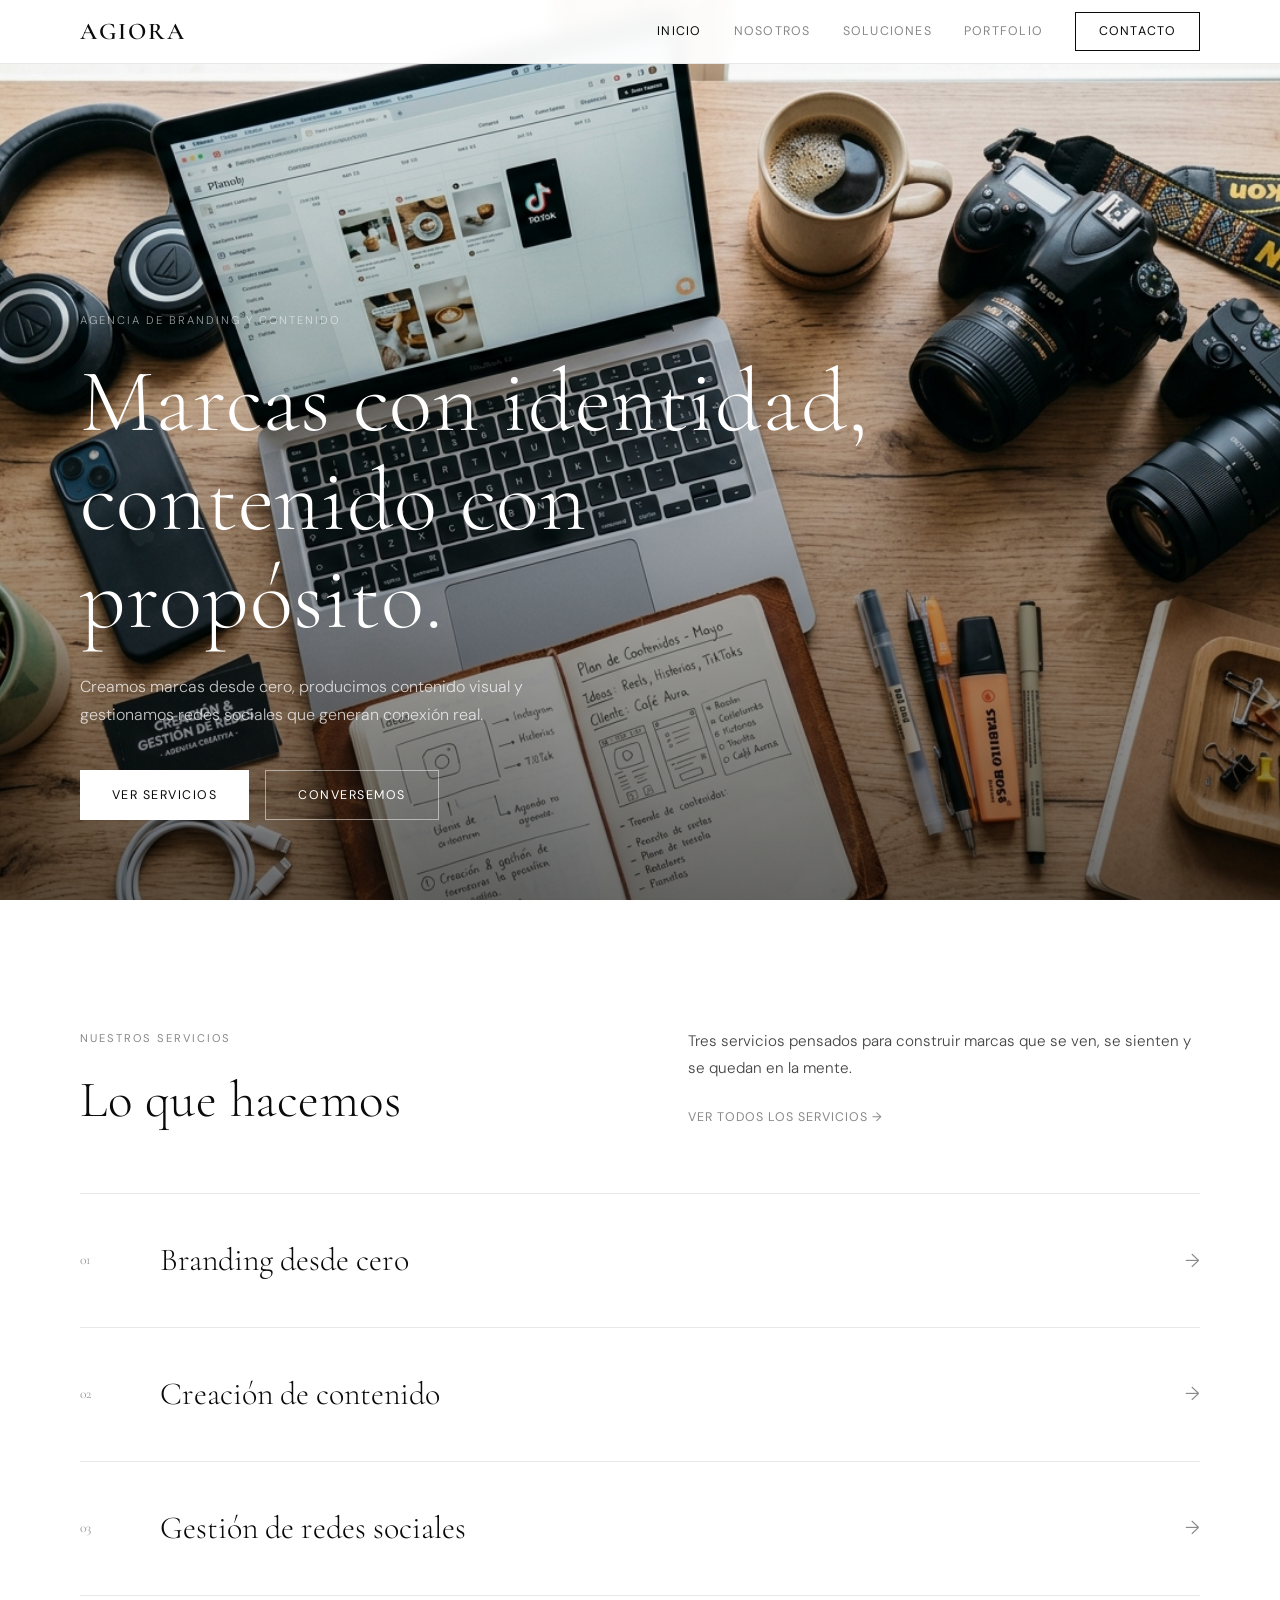
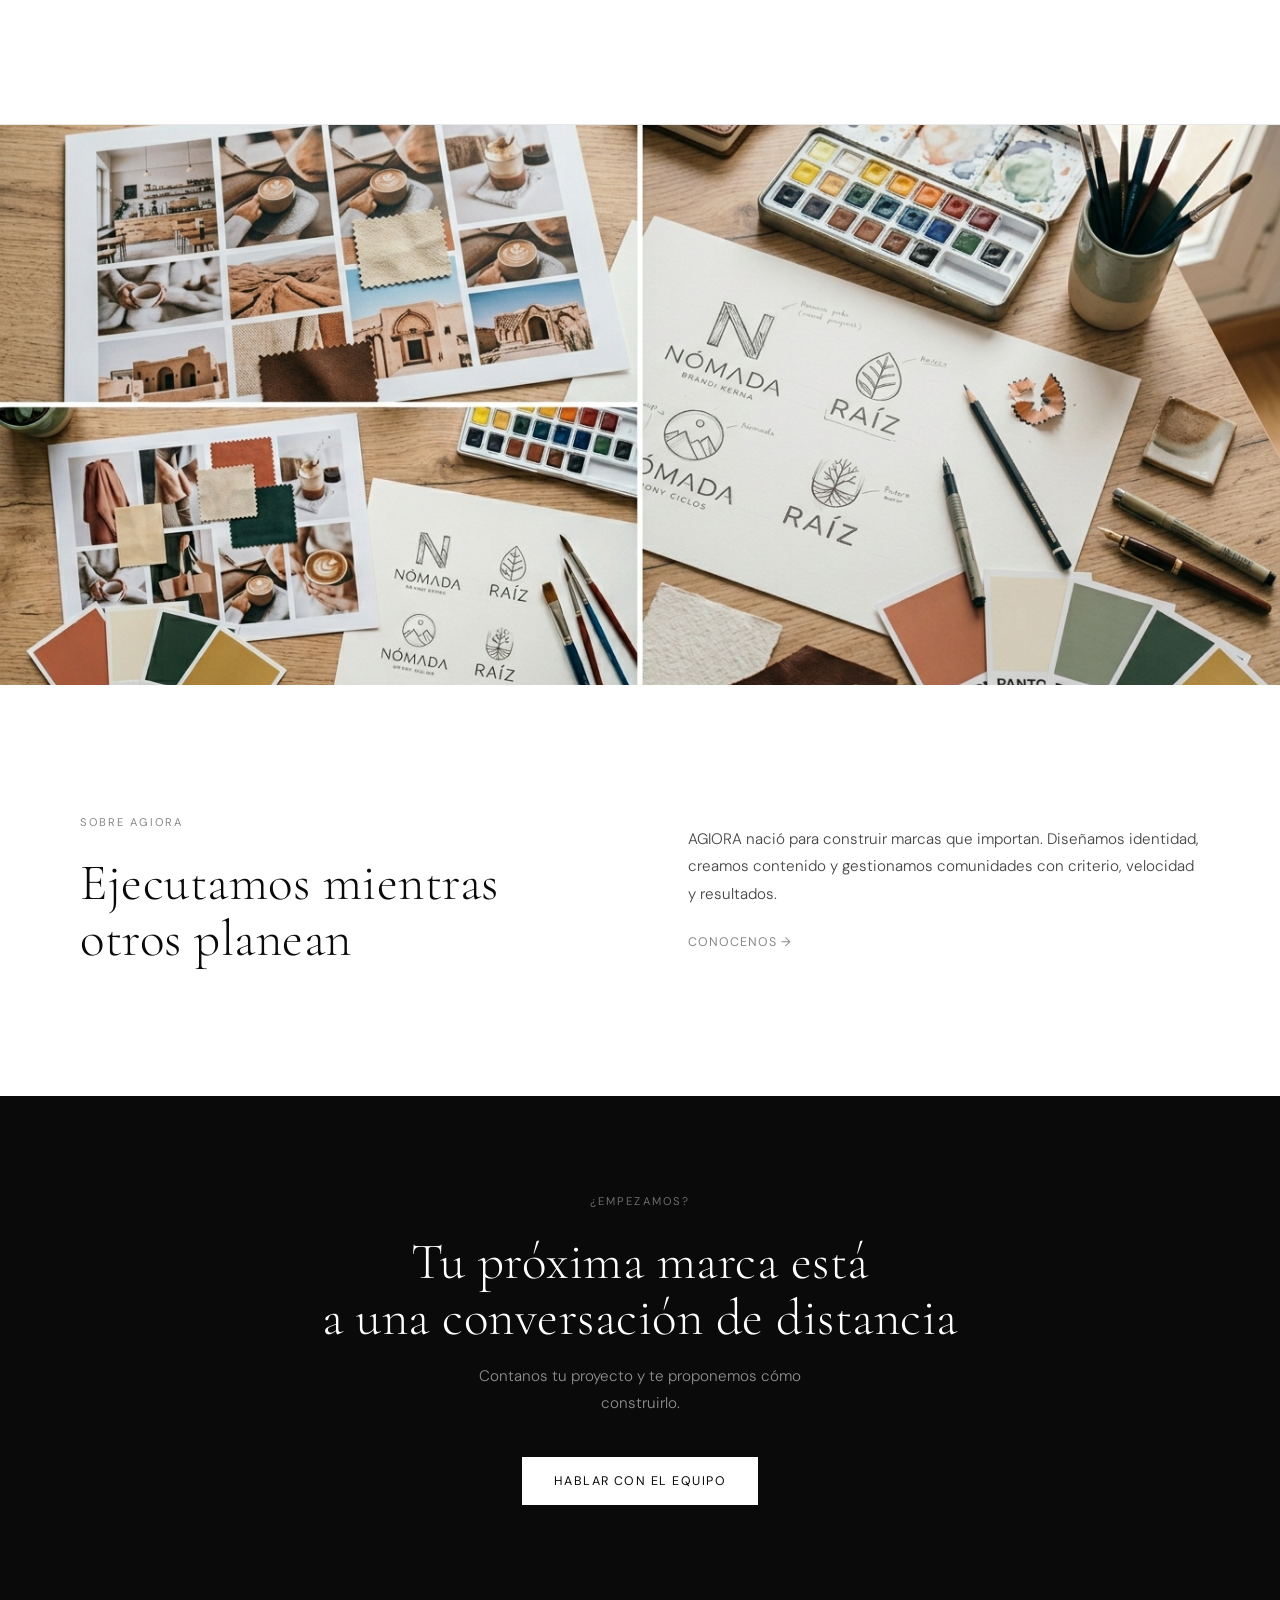
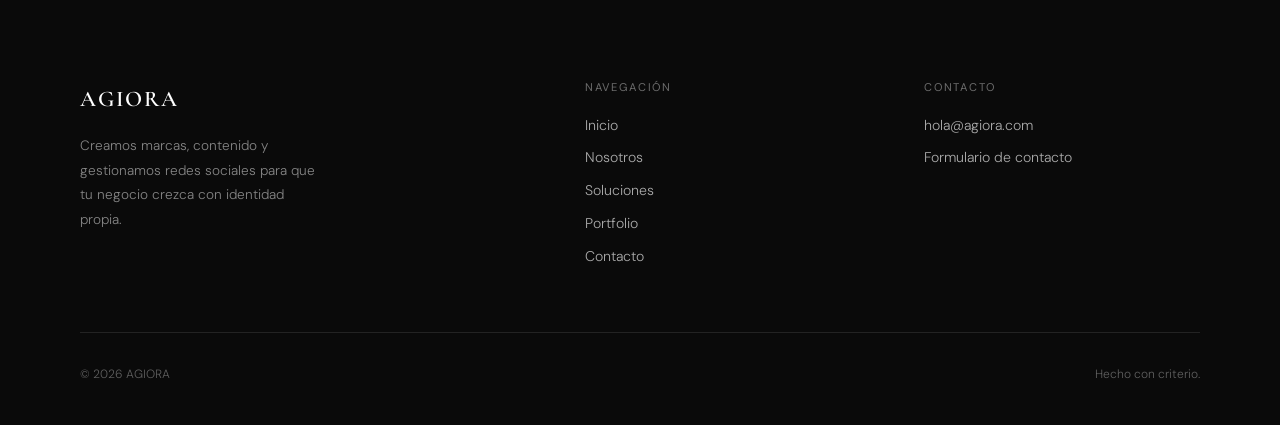
<file: index.html>
<!DOCTYPE html>
<html lang="es">
<head>
  <meta charset="UTF-8" />
  <meta name="viewport" content="width=device-width, initial-scale=1.0" />
  <title>AGIORA — Agencia de Branding y Contenido</title>
  <meta name="description" content="Creamos marcas desde cero, producimos contenido y gestionamos redes sociales." />
  <link rel="stylesheet" href="styles.css" />
  <style>
    .hero-eyebrow {
      font-size: 0.7rem; letter-spacing: 0.18em; text-transform: uppercase;
      color: rgba(255,255,255,0.6); margin-bottom: 1.5rem; display: block;
      animation: fadeUp 0.8s var(--ease) both;
    }
    .hero-content h1 { animation: fadeUp 0.8s 0.1s var(--ease) both; }
    .hero-content p { animation: fadeUp 0.8s 0.2s var(--ease) both; }
    .hero-actions { animation: fadeUp 0.8s 0.3s var(--ease) both; }

    .services-list { border-top: 1px solid var(--border); }
    .service-row {
      display: grid;
      grid-template-columns: 3rem 1fr auto;
      align-items: center;
      gap: 2rem;
      padding: 2.5rem 0;
      border-bottom: 1px solid var(--border);
      text-decoration: none;
      color: var(--text);
      transition: opacity var(--t) var(--ease);
    }
    .service-row:hover { opacity: 0.6; }
    .service-row-num { font-family: var(--font-display); font-size: 0.85rem; color: var(--muted); }
    .service-row-title { font-family: var(--font-display); font-size: clamp(1.4rem, 3vw, 2rem); font-weight: 300; }
    .service-row-arrow { font-size: 1.2rem; color: var(--muted); }

    .two-col { display: grid; grid-template-columns: 1fr 1fr; gap: 6rem; align-items: center; }

    @media (max-width: 900px) {
      .two-col { grid-template-columns: 1fr; gap: 3rem; }
    }
    @media (max-width: 640px) {
      .service-row { grid-template-columns: 2rem 1fr auto; gap: 1rem; }
    }
  </style>
</head>
<body>

<nav class="nav" id="nav">
  <div class="nav-inner">
    <a href="index.html" class="nav-logo">Agiora</a>
    <div class="nav-links" id="navLinks" style="display:none;">
      <a href="index.html" class="active">Inicio</a>
      <a href="sobreagiora.html">Nosotros</a>
      <a href="soluciones.html">Soluciones</a>
      <a href="portfolio.html">Portfolio</a>
      <a href="contacto.html" class="nav-cta">Contacto</a>
    </div>
    <button class="nav-toggle" id="navToggle" aria-label="Menú">
      <span></span><span></span><span></span>
    </button>
  </div>
</nav>

<!-- HERO -->
<section class="hero">
  <div class="hero-bg">
    <img src="img/hero.png" alt="AGIORA" style="width:100%;height:100%;object-fit:cover;" />
  </div>
  <div class="hero-overlay"></div>
  <div class="hero-content" style="max-width:var(--max);margin:0 auto;width:100%;">
    <span class="hero-eyebrow">Agencia de Branding y Contenido</span>
    <h1>Marcas con identidad,<br>contenido con propósito.</h1>
    <p>Creamos marcas desde cero, producimos contenido visual y gestionamos redes sociales que generan conexión real.</p>
    <div class="hero-actions">
      <a href="soluciones.html" class="btn btn-primary">Ver servicios</a>
      <a href="contacto.html" class="btn btn-outline">Conversemos</a>
    </div>
  </div>
</section>

<!-- SERVICES -->
<section class="section">
  <div class="container">
    <div class="two-col">
      <div>
        <span class="section-label">Nuestros servicios</span>
        <h2>Lo que hacemos</h2>
      </div>
      <div>
        <p>Tres servicios pensados para construir marcas que se ven, se sienten y se quedan en la mente.</p>
        <a href="soluciones.html" class="btn btn-ghost" style="margin-top:1.5rem;">Ver todos los servicios →</a>
      </div>
    </div>
    <div class="services-list" style="margin-top:4rem;">
      <a href="soluciones.html" class="service-row anim-fade-up">
        <span class="service-row-num">01</span>
        <span class="service-row-title">Branding desde cero</span>
        <span class="service-row-arrow">→</span>
      </a>
      <a href="soluciones.html" class="service-row anim-fade-up anim-delay-1">
        <span class="service-row-num">02</span>
        <span class="service-row-title">Creación de contenido</span>
        <span class="service-row-arrow">→</span>
      </a>
      <a href="soluciones.html" class="service-row anim-fade-up anim-delay-2">
        <span class="service-row-num">03</span>
        <span class="service-row-title">Gestión de redes sociales</span>
        <span class="service-row-arrow">→</span>
      </a>
    </div>
  </div>
</section>

<hr class="divider" />

<!-- IMAGEN GRANDE -->
<section style="padding:0;">
  <div style="width:100%;aspect-ratio:16/7;overflow:hidden;position:relative;">
    <img src="img/secundaria.png" alt="AGIORA" style="width:100%;height:100%;object-fit:cover;" />
  </div>
</section>

<!-- ABOUT STRIP -->
<section class="section">
  <div class="container">
    <div class="two-col anim-fade-up">
      <div>
        <span class="section-label">Sobre Agiora</span>
        <h2>Ejecutamos mientras otros planean</h2>
      </div>
      <div>
        <p>AGIORA nació para construir marcas que importan. Diseñamos identidad, creamos contenido y gestionamos comunidades con criterio, velocidad y resultados.</p>
        <a href="sobreagiora.html" class="btn btn-ghost" style="margin-top:1.5rem;">Conocenos →</a>
      </div>
    </div>
  </div>
</section>

<!-- CTA -->
<div class="cta-band anim-fade-up">
  <span class="section-label" style="color:rgba(255,255,255,0.4);justify-content:center;display:block;">¿Empezamos?</span>
  <h2>Tu próxima marca está<br>a una conversación de distancia</h2>
  <p>Contanos tu proyecto y te proponemos cómo construirlo.</p>
  <a href="contacto.html" class="btn btn-primary" style="background:#fff;color:var(--text);margin:0 auto;">Hablar con el equipo</a>
</div>

<!-- FOOTER -->
<footer class="footer">
  <div class="container">
    <div class="footer-grid">
      <div class="footer-brand">
        <span class="footer-logo">Agiora</span>
        <p>Creamos marcas, contenido y gestionamos redes sociales para que tu negocio crezca con identidad propia.</p>
      </div>
      <div class="footer-col">
        <h4>Navegación</h4>
        <div class="footer-links">
          <a href="index.html">Inicio</a>
          <a href="sobreagiora.html">Nosotros</a>
          <a href="soluciones.html">Soluciones</a>
          <a href="portfolio.html">Portfolio</a>
          <a href="contacto.html">Contacto</a>
        </div>
      </div>
      <div class="footer-col">
        <h4>Contacto</h4>
        <div class="footer-links">
          <a href="mailto:hola@agiora.com">hola@agiora.com</a>
          <a href="contacto.html">Formulario de contacto</a>
        </div>
      </div>
    </div>
    <div class="footer-bottom">
      <span>© 2026 AGIORA</span>
      <span>Hecho con criterio.</span>
    </div>
  </div>
</footer>

<script>
  const nav = document.getElementById('nav');
  const toggle = document.getElementById('navToggle');
  const links = document.getElementById('navLinks');
  const isMobile = () => window.innerWidth <= 640;

  function setNavDisplay() {
    if (isMobile()) {
      if (!links.classList.contains('open')) {
        links.style.cssText = 'display:none;';
      }
    } else {
      links.style.cssText = 'display:flex;align-items:center;gap:2rem;';
    }
  }
  setNavDisplay();
  window.addEventListener('resize', setNavDisplay);
  window.addEventListener('scroll', () => nav.classList.toggle('scrolled', window.scrollY > 20));

  toggle.addEventListener('click', () => {
    const isOpen = links.classList.toggle('open');
    const s = toggle.querySelectorAll('span');
    if (isOpen) {
      links.style.cssText = 'display:flex;flex-direction:column;position:fixed;left:0;right:0;top:var(--nav-h);bottom:0;background:#ffffff;padding:2rem;gap:1.5rem;z-index:9999;border-top:1px solid #e8e8e8;overflow-y:auto;align-items:flex-start;';
      s[0].style.transform = 'translateY(6px) rotate(45deg)';
      s[1].style.opacity = '0';
      s[2].style.transform = 'translateY(-6px) rotate(-45deg)';
    } else {
      links.style.cssText = 'display:none;';
      s.forEach(x => { x.style.transform = ''; x.style.opacity = ''; });
    }
  });

  const obs = new IntersectionObserver(entries => {
    entries.forEach(e => { if (e.isIntersecting) e.target.classList.add('visible'); });
  }, { threshold: 0.08 });
  document.querySelectorAll('.anim-fade-up').forEach(el => obs.observe(el));
</script>
</body>
</html>
</file>
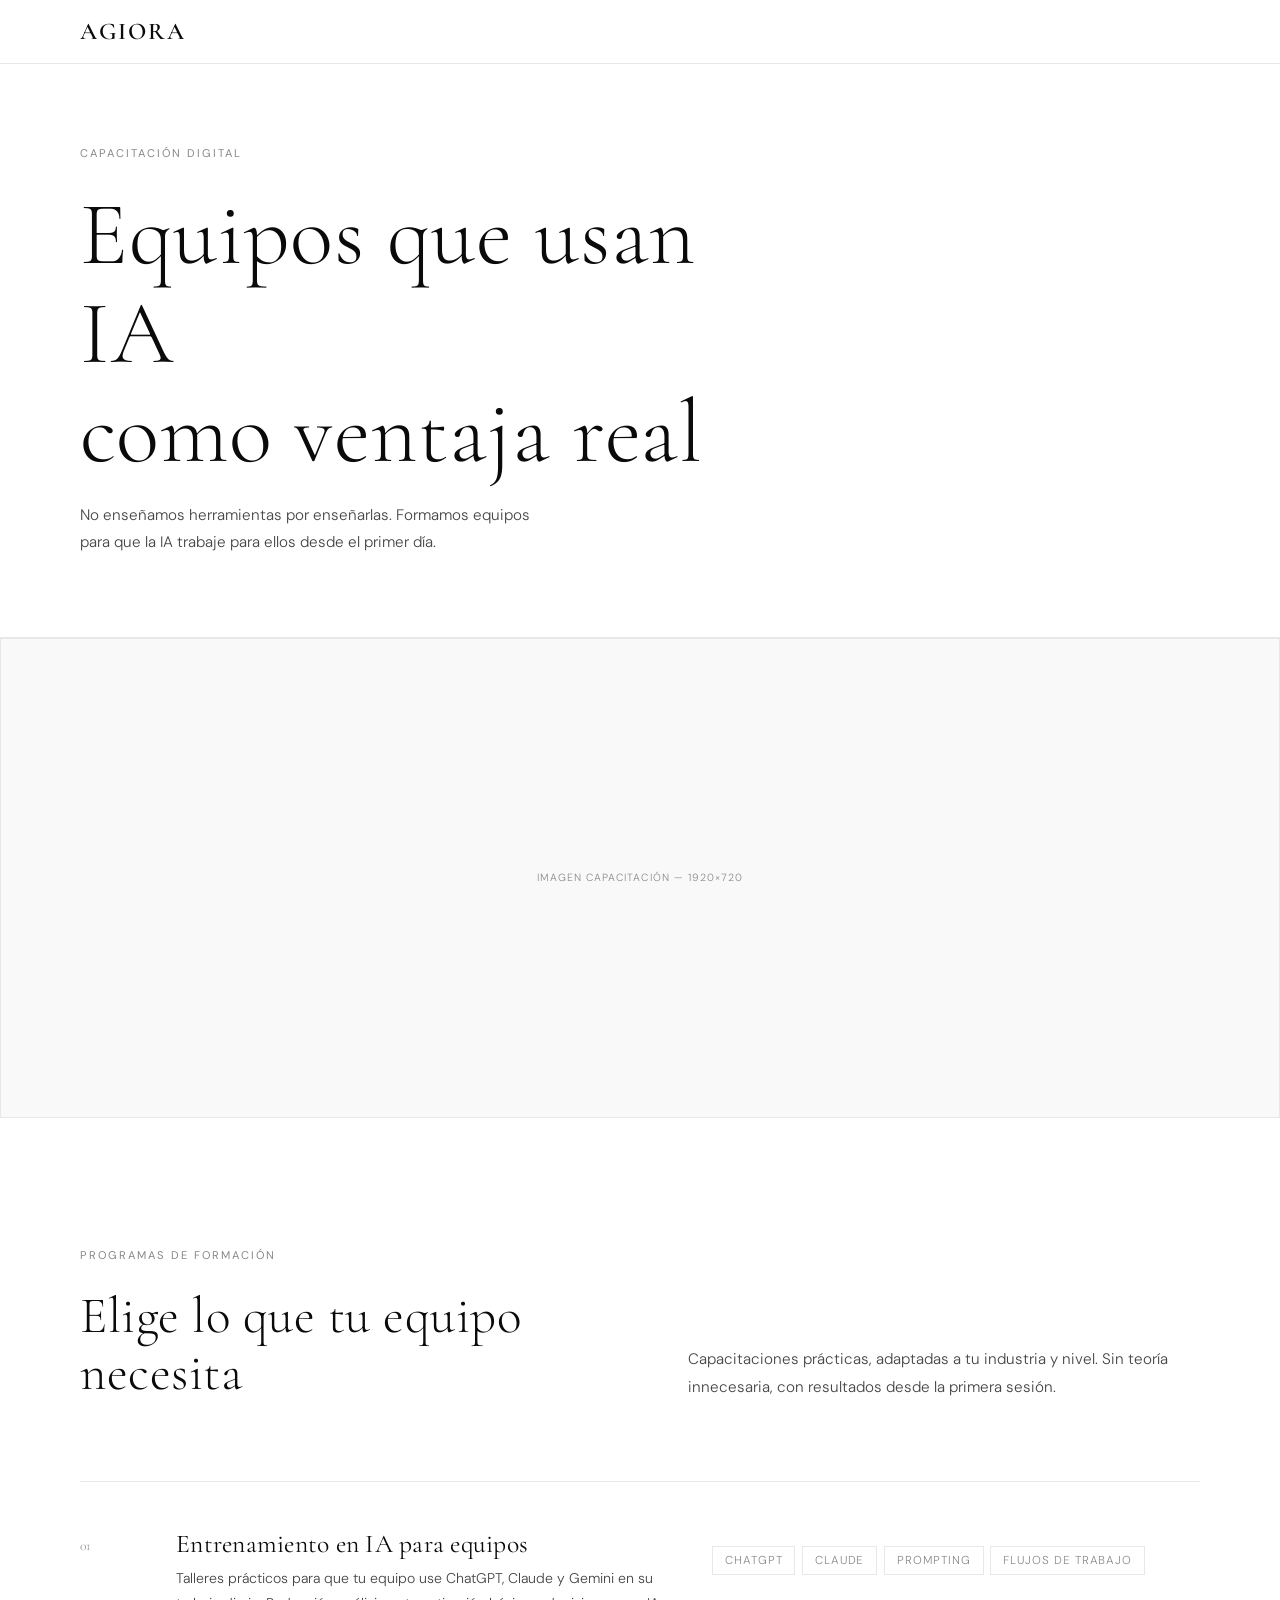
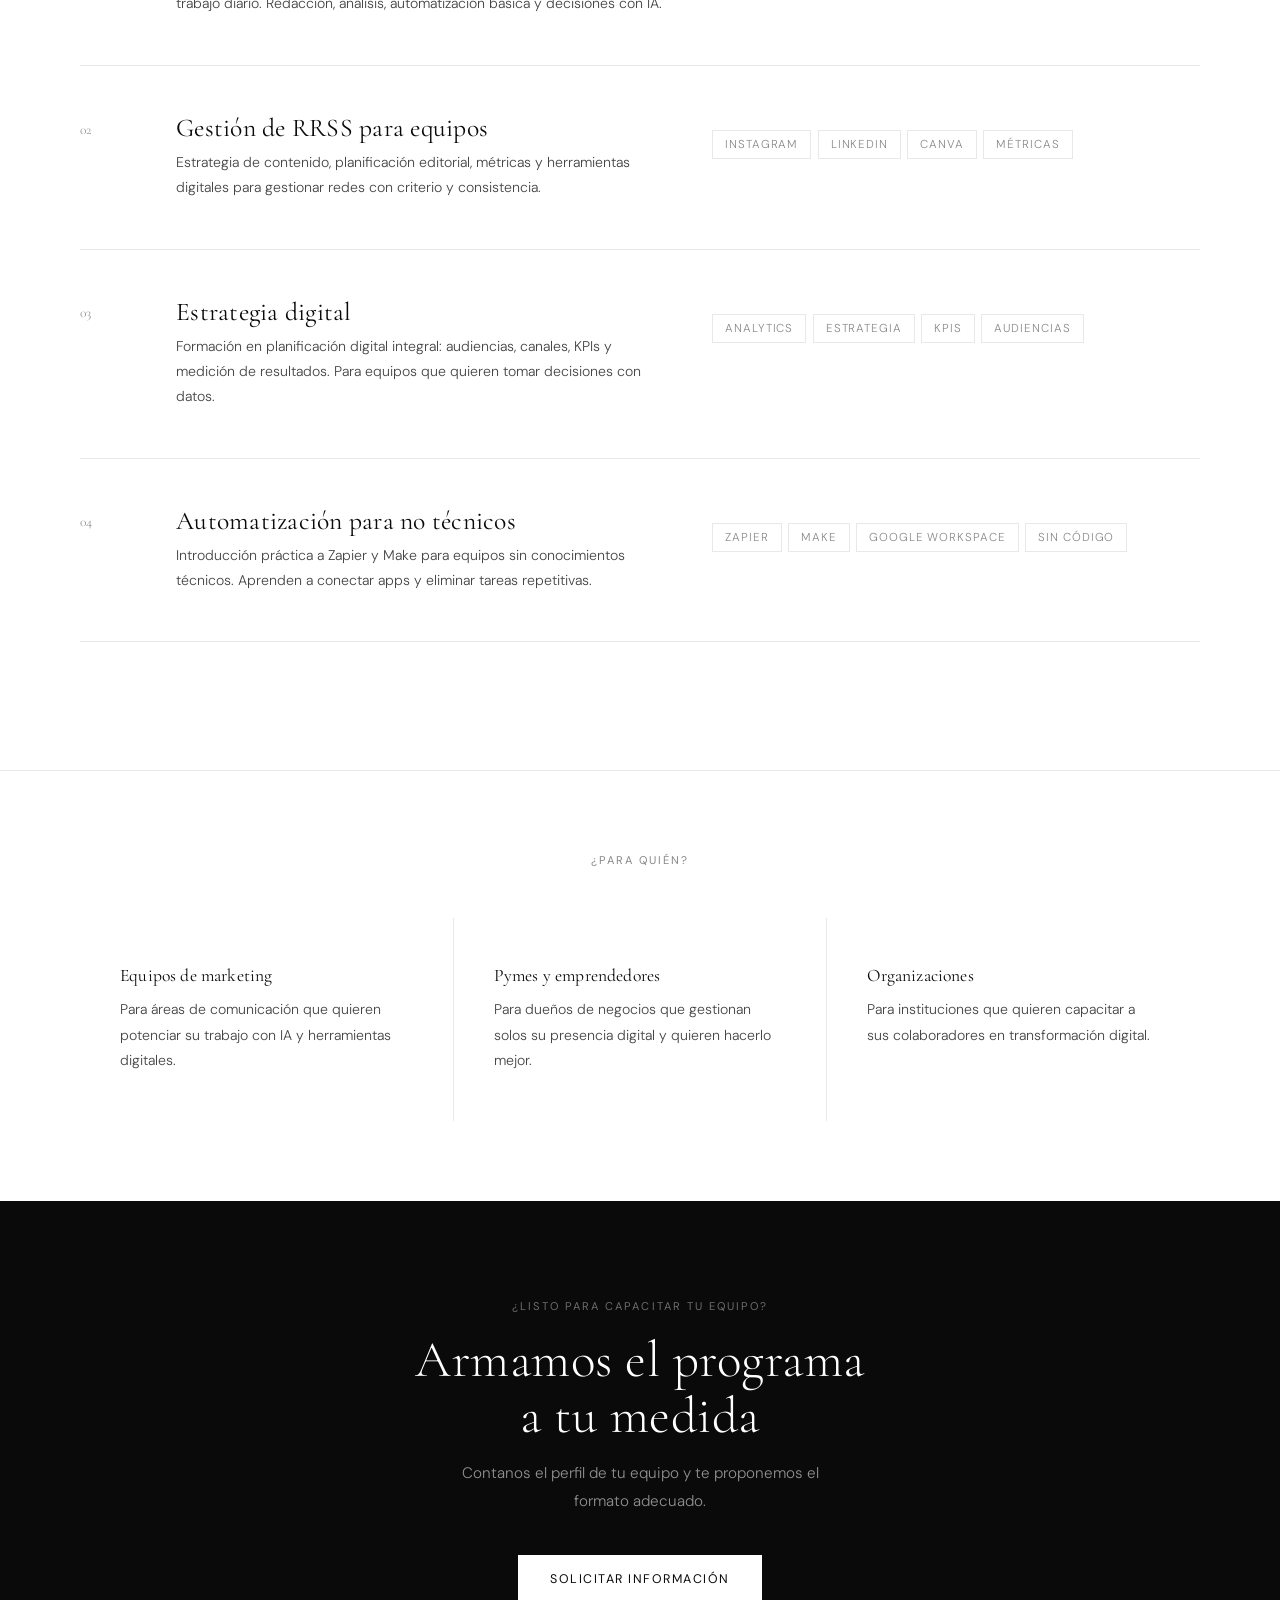
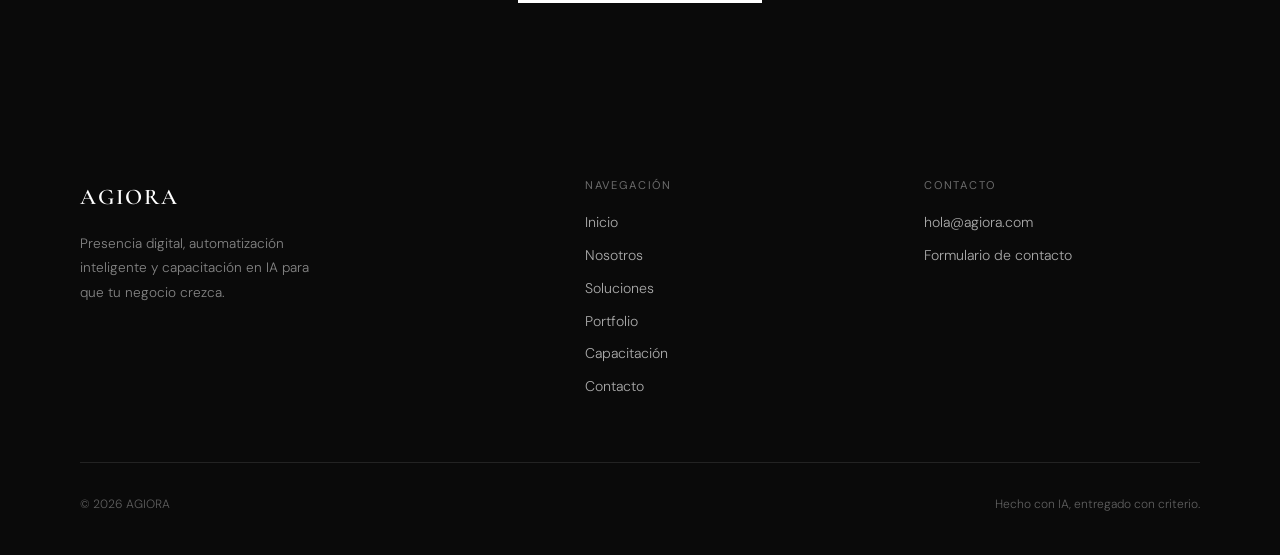
<file: capacitacion.html>
<!DOCTYPE html>
<html lang="es">
<head>
  <meta charset="UTF-8" />
  <meta name="viewport" content="width=device-width, initial-scale=1.0" />
  <title>Capacitación — AGIORA</title>
  <link rel="stylesheet" href="styles.css" />
  <style>
    .programs-list { border-top: 1px solid var(--border); }
    .program-row { display: grid; grid-template-columns: 3rem 1fr 1fr; gap: 3rem; padding: 3rem 0; border-bottom: 1px solid var(--border); align-items: start; }
    .program-num { font-family: var(--font-display); font-size: 0.85rem; color: var(--muted); padding-top: 0.3rem; }
    .program-row h3 { margin-bottom: 0.5rem; }
    .program-row p { font-size: 0.88rem; }
    .program-tags { display: flex; flex-wrap: wrap; gap: 0.4rem; margin-top: 1rem; }

    .for-who { display: grid; grid-template-columns: repeat(3,1fr); gap: 1px; background: var(--border); }
    .for-who-cell { background: var(--bg); padding: 3rem 2.5rem; }
    .for-who-cell h3 { margin-bottom: 0.75rem; font-size: 1.1rem; }
    .for-who-cell p { font-size: 0.88rem; }

    @media (max-width: 900px) {
      .program-row { grid-template-columns: 2.5rem 1fr; }
      .program-row > *:last-child { grid-column: 2; }
      .for-who { grid-template-columns: 1fr; }
    }
  </style>
</head>
<body>

<nav class="nav" id="nav">
  <div class="nav-inner">
    <a href="index.html" class="nav-logo">Agiora</a>
    <div class="nav-links" id="navLinks" style="display:none;">
      <a href="index.html">Inicio</a>
      <a href="sobreagiora.html">Nosotros</a>
      <a href="portfolio.html">Portfolio</a>
      <a href="soluciones.html">Soluciones</a>
      <a href="capacitacion.html" class="active">Capacitación</a>
      <a href="contacto.html" class="nav-cta">Contacto</a>
    </div>
    <button class="nav-toggle" id="navToggle" aria-label="Menú">
      <span></span><span></span><span></span>
    </button>
  </div>
</nav>

<section class="page-hero">
  <div class="container">
    <span class="section-label" style="animation: fadeUp 0.7s var(--ease) both;">Capacitación Digital</span>
    <h1 style="animation: fadeUp 0.7s 0.1s var(--ease) both; max-width:700px;">Equipos que usan IA<br>como ventaja real</h1>
    <p style="animation: fadeUp 0.7s 0.2s var(--ease) both; max-width:480px; margin-top:1.25rem;">No enseñamos herramientas por enseñarlas. Formamos equipos para que la IA trabaje para ellos desde el primer día.</p>
  </div>
</section>

<!-- IMAGEN -->
<div style="width:100%;aspect-ratio:16/6;overflow:hidden;">
  <div class="img-placeholder" style="height:100%;font-size:0.65rem;">Imagen capacitación — 1920×720</div>
</div>

<section class="section">
  <div class="container">
    <div style="display:grid;grid-template-columns:1fr 1fr;gap:6rem;margin-bottom:5rem;align-items:end;" class="anim-fade-up">
      <div>
        <span class="section-label">Programas de formación</span>
        <h2>Elige lo que tu equipo necesita</h2>
      </div>
      <p>Capacitaciones prácticas, adaptadas a tu industria y nivel. Sin teoría innecesaria, con resultados desde la primera sesión.</p>
    </div>

    <div class="programs-list">
      <div class="program-row anim-fade-up">
        <span class="program-num">01</span>
        <div>
          <h3>Entrenamiento en IA para equipos</h3>
          <p>Talleres prácticos para que tu equipo use ChatGPT, Claude y Gemini en su trabajo diario. Redacción, análisis, automatización básica y decisiones con IA.</p>
        </div>
        <div>
          <div class="program-tags">
            <span class="tag">ChatGPT</span>
            <span class="tag">Claude</span>
            <span class="tag">Prompting</span>
            <span class="tag">Flujos de trabajo</span>
          </div>
        </div>
      </div>
      <div class="program-row anim-fade-up anim-delay-1">
        <span class="program-num">02</span>
        <div>
          <h3>Gestión de RRSS para equipos</h3>
          <p>Estrategia de contenido, planificación editorial, métricas y herramientas digitales para gestionar redes con criterio y consistencia.</p>
        </div>
        <div>
          <div class="program-tags">
            <span class="tag">Instagram</span>
            <span class="tag">LinkedIn</span>
            <span class="tag">Canva</span>
            <span class="tag">Métricas</span>
          </div>
        </div>
      </div>
      <div class="program-row anim-fade-up anim-delay-2">
        <span class="program-num">03</span>
        <div>
          <h3>Estrategia digital</h3>
          <p>Formación en planificación digital integral: audiencias, canales, KPIs y medición de resultados. Para equipos que quieren tomar decisiones con datos.</p>
        </div>
        <div>
          <div class="program-tags">
            <span class="tag">Analytics</span>
            <span class="tag">Estrategia</span>
            <span class="tag">KPIs</span>
            <span class="tag">Audiencias</span>
          </div>
        </div>
      </div>
      <div class="program-row anim-fade-up anim-delay-3">
        <span class="program-num">04</span>
        <div>
          <h3>Automatización para no técnicos</h3>
          <p>Introducción práctica a Zapier y Make para equipos sin conocimientos técnicos. Aprenden a conectar apps y eliminar tareas repetitivas.</p>
        </div>
        <div>
          <div class="program-tags">
            <span class="tag">Zapier</span>
            <span class="tag">Make</span>
            <span class="tag">Google Workspace</span>
            <span class="tag">Sin código</span>
          </div>
        </div>
      </div>
    </div>
  </div>
</section>

<hr class="divider" />

<section class="section-sm">
  <div class="container">
    <span class="section-label anim-fade-up" style="display:block;text-align:center;margin-bottom:3rem;">¿Para quién?</span>
    <div class="for-who anim-fade-up">
      <div class="for-who-cell">
        <h3>Equipos de marketing</h3>
        <p>Para áreas de comunicación que quieren potenciar su trabajo con IA y herramientas digitales.</p>
      </div>
      <div class="for-who-cell">
        <h3>Pymes y emprendedores</h3>
        <p>Para dueños de negocios que gestionan solos su presencia digital y quieren hacerlo mejor.</p>
      </div>
      <div class="for-who-cell">
        <h3>Organizaciones</h3>
        <p>Para instituciones que quieren capacitar a sus colaboradores en transformación digital.</p>
      </div>
    </div>
  </div>
</section>

<div class="cta-band anim-fade-up">
  <span class="section-label" style="color:rgba(255,255,255,0.4);display:block;margin-bottom:1rem;">¿Listo para capacitar tu equipo?</span>
  <h2>Armamos el programa<br>a tu medida</h2>
  <p>Contanos el perfil de tu equipo y te proponemos el formato adecuado.</p>
  <a href="contacto.html" class="btn btn-primary" style="background:#fff;color:var(--text);margin:0 auto;">Solicitar información</a>
</div>

<footer class="footer">
  <div class="container">
    <div class="footer-grid">
      <div class="footer-brand">
        <span class="footer-logo">Agiora</span>
        <p>Presencia digital, automatización inteligente y capacitación en IA para que tu negocio crezca.</p>
      </div>
      <div class="footer-col">
        <h4>Navegación</h4>
        <div class="footer-links">
          <a href="index.html">Inicio</a>
          <a href="sobreagiora.html">Nosotros</a>
      <a href="soluciones.html">Soluciones</a>
          <a href="portfolio.html">Portfolio</a>
      <a href="capacitacion.html">Capacitación</a>
          <a href="contacto.html">Contacto</a>
        </div>
      </div>
      <div class="footer-col">
        <h4>Contacto</h4>
        <div class="footer-links">
          <a href="mailto:hola@agiora.com">hola@agiora.com</a>
          <a href="contacto.html">Formulario de contacto</a>
        </div>
      </div>
    </div>
    <div class="footer-bottom">
      <span>© 2026 AGIORA</span>
      <span>Hecho con IA, entregado con criterio.</span>
    </div>
  </div>
</footer>

<script>
  const nav = document.getElementById('nav');
  window.addEventListener('scroll', () => nav.classList.toggle('scrolled', window.scrollY > 20));
  const toggle = document.getElementById('navToggle');
  const links = document.getElementById('navLinks');
  toggle.addEventListener('click', () => {
    links.classList.toggle('open');
    const s = toggle.querySelectorAll('span');
    if (links.classList.contains('open')) {
      s[0].style.transform = 'translateY(6px) rotate(45deg)';
      s[1].style.opacity = '0';
      s[2].style.transform = 'translateY(-6px) rotate(-45deg)';
    } else { s.forEach(x => { x.style.transform = ''; x.style.opacity = ''; }); }
  });
  const obs = new IntersectionObserver(entries => {
    entries.forEach(e => { if (e.isIntersecting) e.target.classList.add('visible'); });
  }, { threshold: 0.08 });
  document.querySelectorAll('.anim-fade-up').forEach(el => obs.observe(el));
</script>
</body>
</html>
</file>
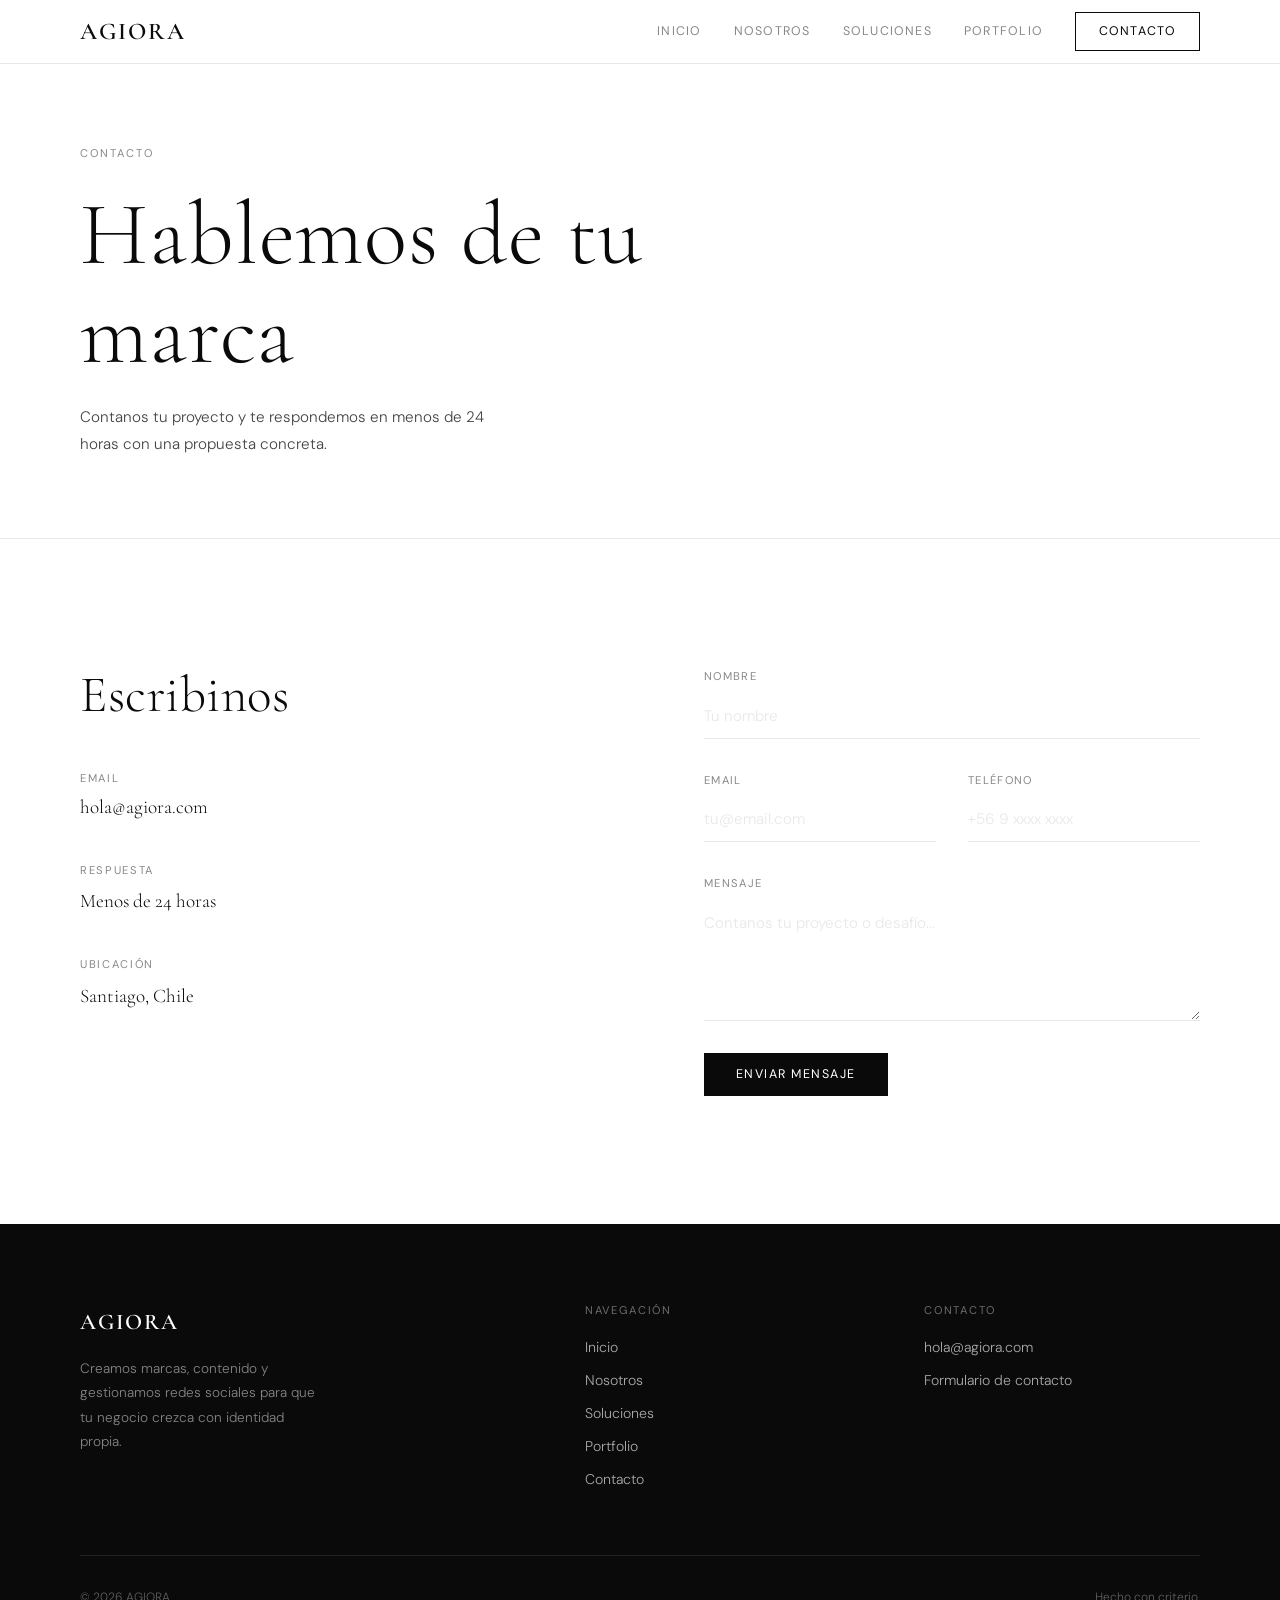
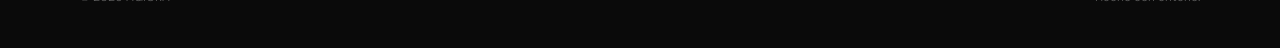
<file: contacto.html>
<!DOCTYPE html>
<html lang="es">
<head>
  <meta charset="UTF-8" />
  <meta name="viewport" content="width=device-width, initial-scale=1.0" />
  <title>Contacto — AGIORA</title>
  <link rel="stylesheet" href="styles.css" />
  <style>
    .contact-grid { display: grid; grid-template-columns: 1fr 1fr; gap: 8rem; align-items: start; }
    .contact-info { display: flex; flex-direction: column; gap: 2.5rem; margin-top: 3rem; }
    .contact-item h4 { font-family: var(--font-body); font-size: 0.7rem; letter-spacing: 0.15em; text-transform: uppercase; color: var(--muted); margin-bottom: 0.5rem; font-weight: 400; }
    .contact-item p, .contact-item a { font-family: var(--font-display); font-size: 1.2rem; font-weight: 300; color: var(--text); }
    .contact-item a:hover { opacity: 0.6; }
    .form-grid { display: flex; flex-direction: column; gap: 2rem; }
    .form-row { display: grid; grid-template-columns: 1fr 1fr; gap: 2rem; }
    .form-msg { font-size: 0.82rem; letter-spacing: 0.05em; padding: 0.75rem 0; display: none; }
    .form-msg.success { color: #2d7a5f; display: block; }
    .form-msg.error { color: #c0392b; display: block; }
    @media (max-width: 900px) {
      .contact-grid { grid-template-columns: 1fr; gap: 4rem; }
      .form-row { grid-template-columns: 1fr; gap: 2rem; }
    }
  </style>
</head>
<body>

<nav class="nav" id="nav">
  <div class="nav-inner">
    <a href="index.html" class="nav-logo">Agiora</a>
    <div class="nav-links" id="navLinks" style="display:none;">
      <a href="index.html">Inicio</a>
      <a href="sobreagiora.html">Nosotros</a>
      <a href="soluciones.html">Soluciones</a>
      <a href="portfolio.html">Portfolio</a>
      <a href="contacto.html" class="nav-cta active">Contacto</a>
    </div>
    <button class="nav-toggle" id="navToggle" aria-label="Menú">
      <span></span><span></span><span></span>
    </button>
  </div>
</nav>

<section class="page-hero">
  <div class="container">
    <span class="section-label" style="animation: fadeUp 0.7s var(--ease) both;">Contacto</span>
    <h1 style="animation: fadeUp 0.7s 0.1s var(--ease) both; max-width:600px;">Hablemos de tu marca</h1>
    <p style="animation: fadeUp 0.7s 0.2s var(--ease) both; max-width:440px; margin-top:1.25rem;">Contanos tu proyecto y te respondemos en menos de 24 horas con una propuesta concreta.</p>
  </div>
</section>

<section class="section">
  <div class="container">
    <div class="contact-grid">
      <div class="anim-fade-up">
        <h2>Escribinos</h2>
        <div class="contact-info">
          <div class="contact-item">
            <h4>Email</h4>
            <a href="mailto:hola@agiora.com">hola@agiora.com</a>
          </div>
          <div class="contact-item">
            <h4>Respuesta</h4>
            <p>Menos de 24 horas</p>
          </div>
          <div class="contact-item">
            <h4>Ubicación</h4>
            <p>Santiago, Chile</p>
          </div>
        </div>
      </div>
      <div class="anim-fade-up anim-delay-1">
        <div class="form-grid" id="contactForm">
          <div class="form-group">
            <label>Nombre</label>
            <input type="text" id="nombre" placeholder="Tu nombre" />
          </div>
          <div class="form-row">
            <div class="form-group">
              <label>Email</label>
              <input type="email" id="email" placeholder="tu@email.com" />
            </div>
            <div class="form-group">
              <label>Teléfono</label>
              <input type="tel" id="telefono" placeholder="+56 9 xxxx xxxx" />
            </div>
          </div>
          <div class="form-group">
            <label>Mensaje</label>
            <textarea id="mensaje" placeholder="Contanos tu proyecto o desafío..."></textarea>
          </div>
          <div>
            <button class="btn btn-primary" id="submitBtn" onclick="enviarFormulario()">Enviar mensaje</button>
            <p class="form-msg" id="formMsg"></p>
          </div>
        </div>
      </div>
    </div>
  </div>
</section>

<footer class="footer">
  <div class="container">
    <div class="footer-grid">
      <div class="footer-brand">
        <span class="footer-logo">Agiora</span>
        <p>Creamos marcas, contenido y gestionamos redes sociales para que tu negocio crezca con identidad propia.</p>
      </div>
      <div class="footer-col">
        <h4>Navegación</h4>
        <div class="footer-links">
          <a href="index.html">Inicio</a>
          <a href="sobreagiora.html">Nosotros</a>
          <a href="soluciones.html">Soluciones</a>
          <a href="portfolio.html">Portfolio</a>
          <a href="contacto.html">Contacto</a>
        </div>
      </div>
      <div class="footer-col">
        <h4>Contacto</h4>
        <div class="footer-links">
          <a href="mailto:hola@agiora.com">hola@agiora.com</a>
          <a href="contacto.html">Formulario de contacto</a>
        </div>
      </div>
    </div>
    <div class="footer-bottom">
      <span>© 2026 AGIORA</span>
      <span>Hecho con criterio.</span>
    </div>
  </div>
</footer>

<script>
  const nav = document.getElementById('nav');
  const toggle = document.getElementById('navToggle');
  const links = document.getElementById('navLinks');
  const isMobile = () => window.innerWidth <= 640;

  function setNavDisplay() {
    if (isMobile()) {
      if (!links.classList.contains('open')) {
        links.style.cssText = 'display:none;';
      }
    } else {
      links.style.cssText = 'display:flex;align-items:center;gap:2rem;';
    }
  }
  setNavDisplay();
  window.addEventListener('resize', setNavDisplay);
  window.addEventListener('scroll', () => nav.classList.toggle('scrolled', window.scrollY > 20));

  toggle.addEventListener('click', () => {
    const isOpen = links.classList.toggle('open');
    const s = toggle.querySelectorAll('span');
    if (isOpen) {
      links.style.cssText = 'display:flex;flex-direction:column;position:fixed;left:0;right:0;top:var(--nav-h);bottom:0;background:#ffffff;padding:2rem;gap:1.5rem;z-index:9999;border-top:1px solid #e8e8e8;overflow-y:auto;align-items:flex-start;';
      s[0].style.transform = 'translateY(6px) rotate(45deg)';
      s[1].style.opacity = '0';
      s[2].style.transform = 'translateY(-6px) rotate(-45deg)';
    } else {
      links.style.cssText = 'display:none;';
      s.forEach(x => { x.style.transform = ''; x.style.opacity = ''; });
    }
  });

  const obs = new IntersectionObserver(entries => {
    entries.forEach(e => { if (e.isIntersecting) e.target.classList.add('visible'); });
  }, { threshold: 0.08 });
  document.querySelectorAll('.anim-fade-up').forEach(el => obs.observe(el));
</script>
</body>
</html>
</file>
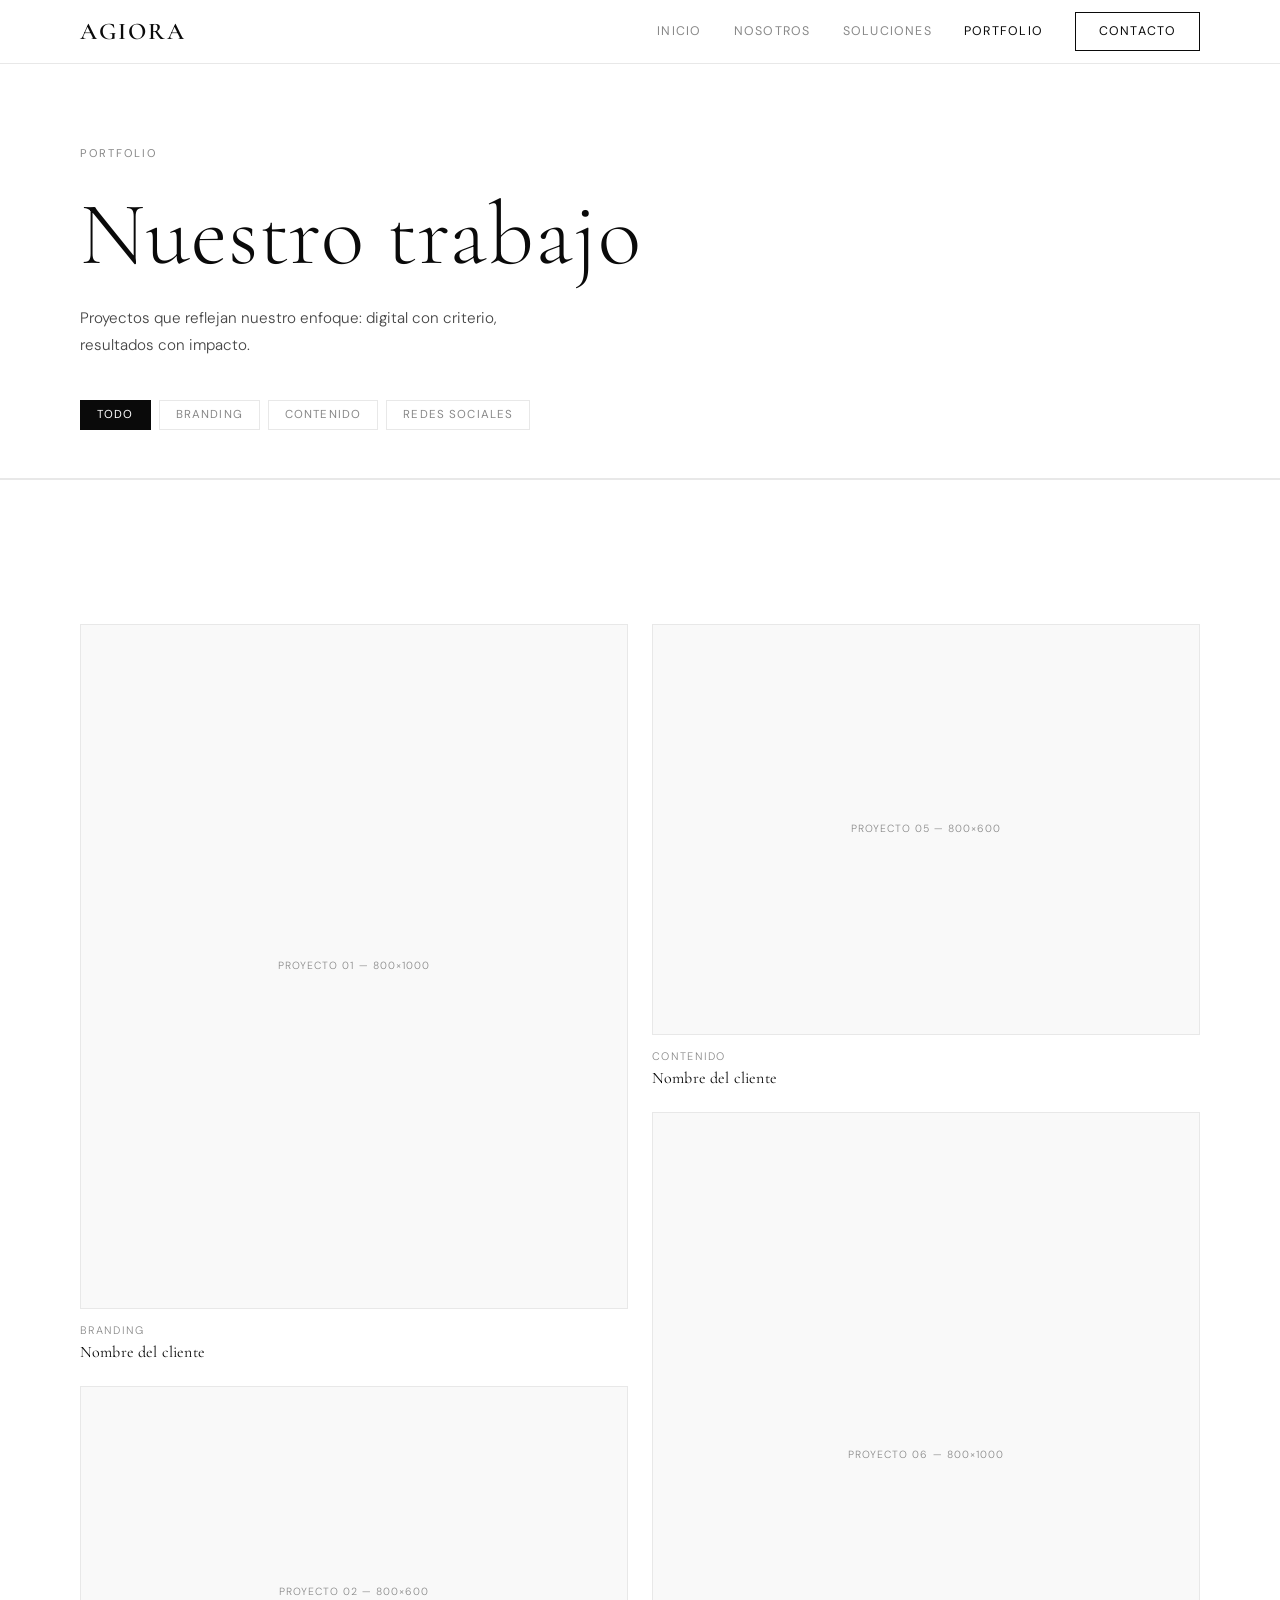
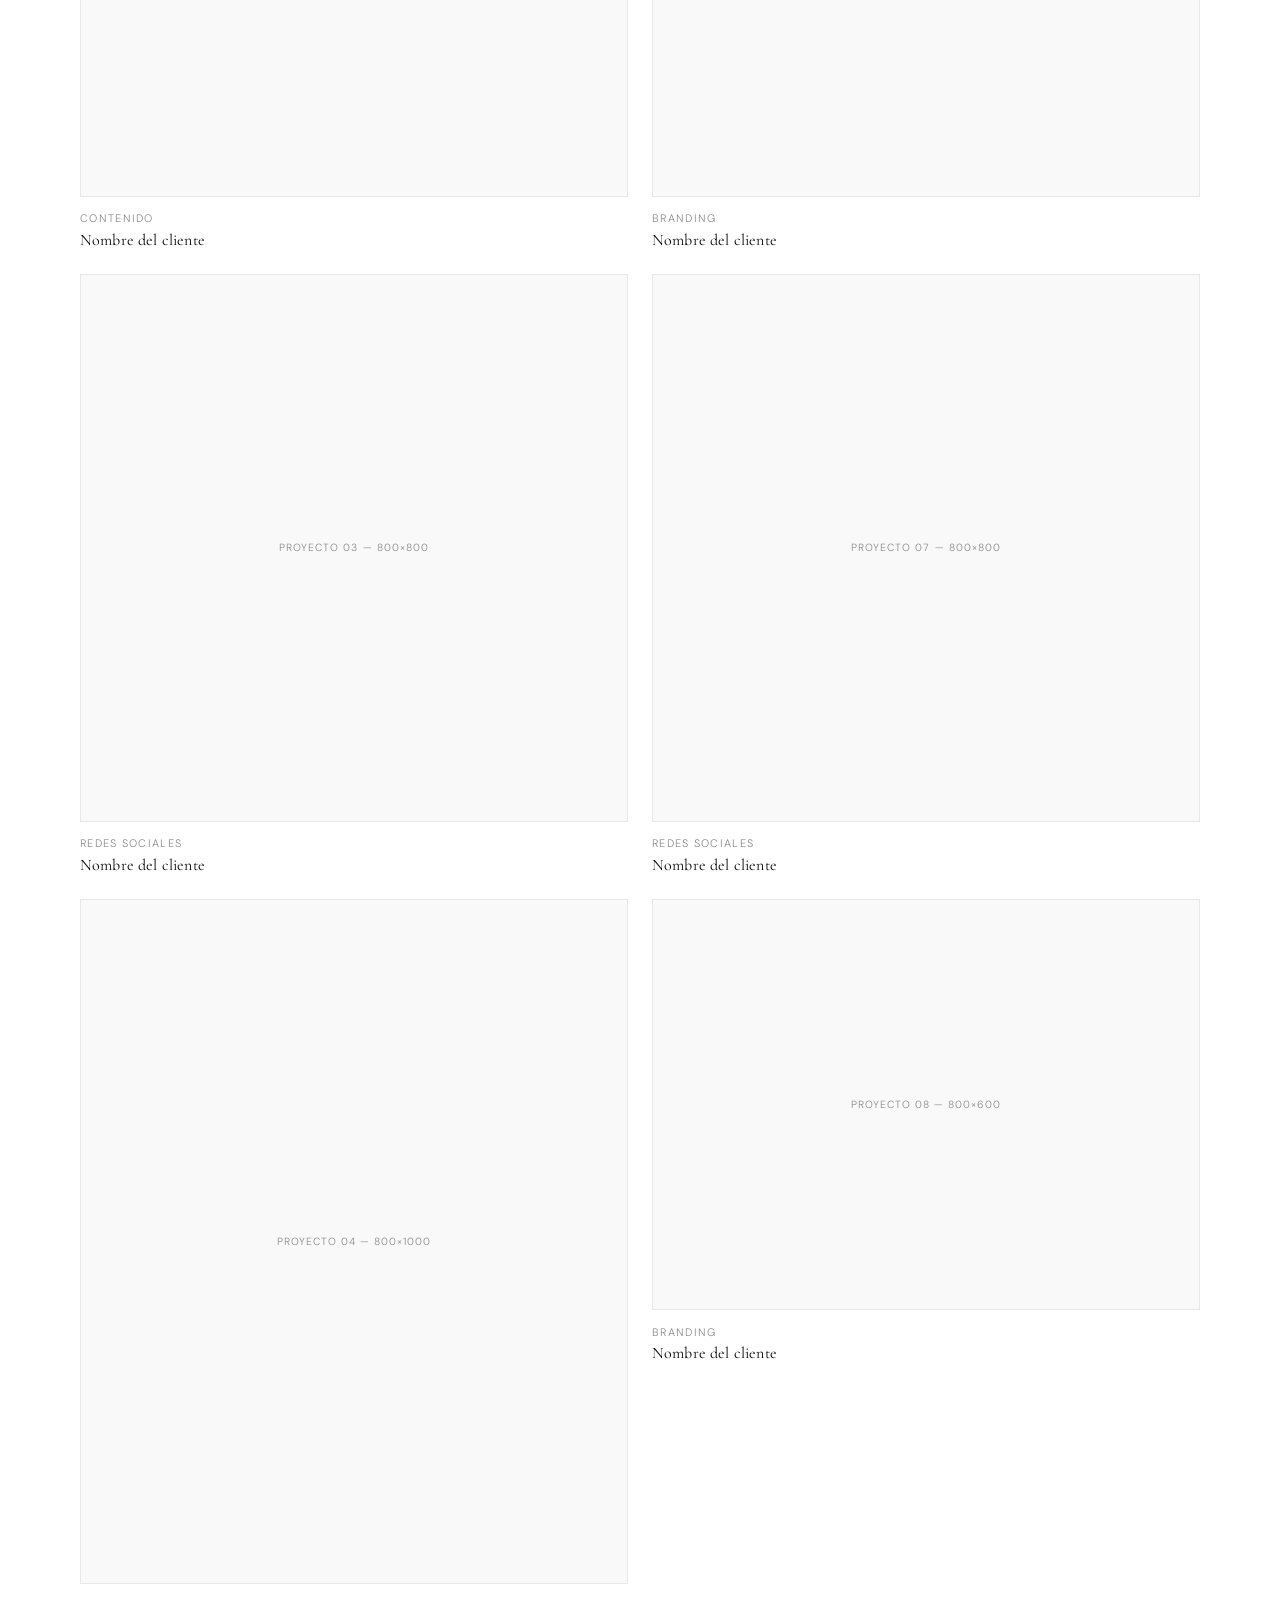
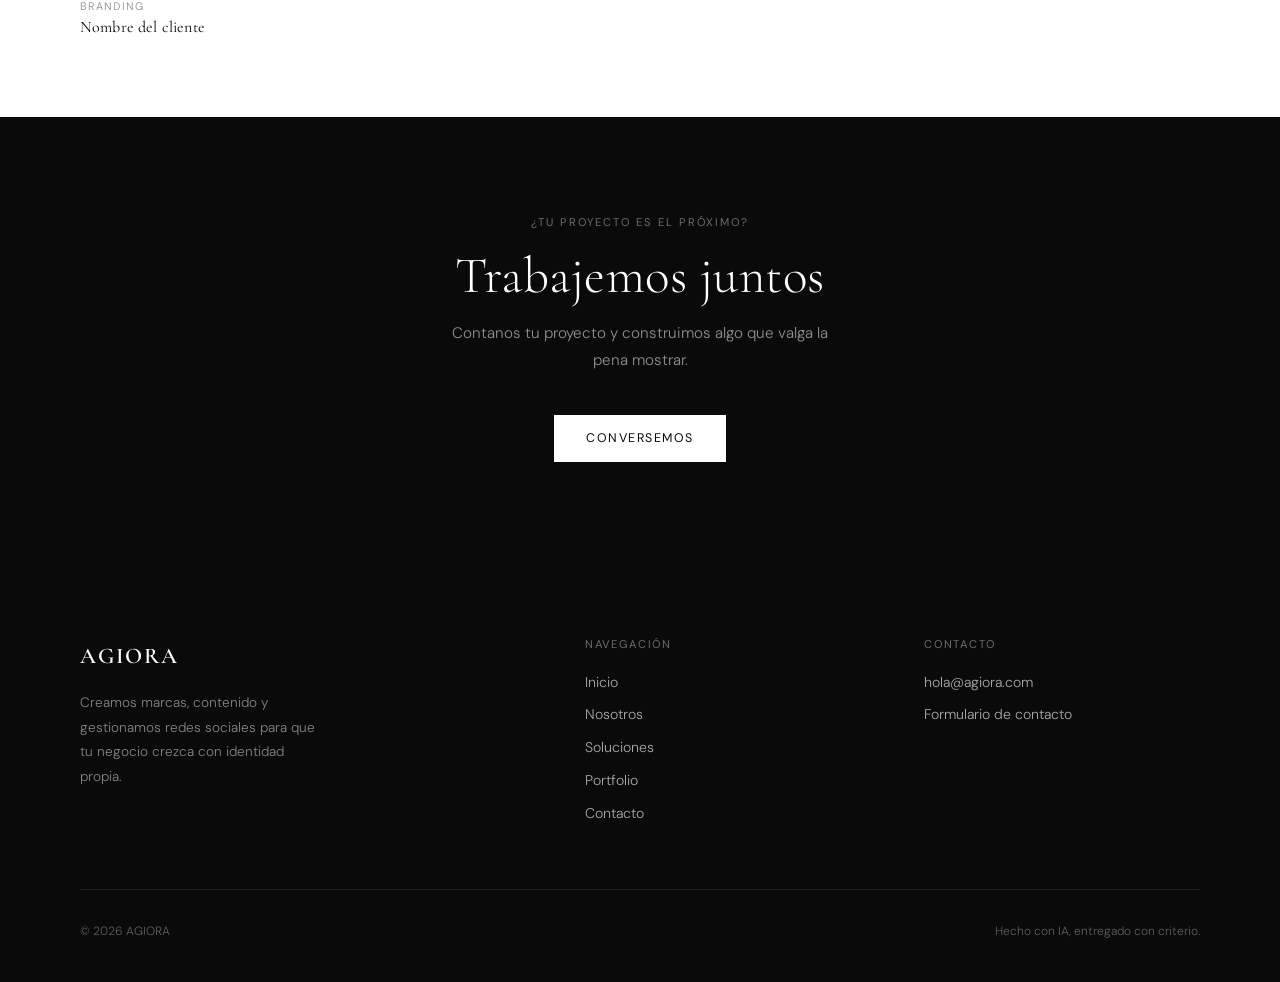
<file: Portfolio.html>
<!DOCTYPE html>
<html lang="es">
<head>
  <meta charset="UTF-8" />
  <meta name="viewport" content="width=device-width, initial-scale=1.0" />
  <title>Portfolio — AGIORA</title>
  <link rel="stylesheet" href="styles.css" />
  <style>
    /* FILTROS */
    .filters {
      display: flex;
      align-items: center;
      gap: 0.5rem;
      margin-top: 2.5rem;
      flex-wrap: wrap;
    }
    .filter-btn {
      font-family: var(--font-body);
      font-size: 0.72rem;
      font-weight: 400;
      letter-spacing: 0.1em;
      text-transform: uppercase;
      color: var(--muted);
      background: none;
      border: 1px solid var(--border);
      padding: 0.4rem 1rem;
      cursor: pointer;
      transition: all var(--t) var(--ease);
    }
    .filter-btn:hover,
    .filter-btn.active {
      background: var(--text);
      color: var(--bg);
      border-color: var(--text);
    }

    /* GRID MASONRY */
    .portfolio-grid {
      columns: 2;
      column-gap: 1.5rem;
      margin-top: 4rem;
    }
    .portfolio-item {
      break-inside: avoid;
      margin-bottom: 1.5rem;
      position: relative;
      overflow: hidden;
      display: block;
      text-decoration: none;
      color: var(--text);
    }
    .portfolio-item-img {
      width: 100%;
      overflow: hidden;
      background: var(--surface);
      position: relative;
    }
    .portfolio-item-img img {
      width: 100%;
      display: block;
      transition: transform 0.6s var(--ease);
    }
    .portfolio-item-img .img-placeholder {
      width: 100%;
      font-size: 0.65rem;
    }
    .portfolio-item:hover .portfolio-item-img img { transform: scale(1.04); }

    /* Overlay hover */
    .portfolio-item-overlay {
      position: absolute;
      inset: 0;
      background: rgba(0,0,0,0);
      display: flex;
      align-items: center;
      justify-content: center;
      transition: background var(--t) var(--ease);
    }
    .portfolio-item:hover .portfolio-item-overlay { background: rgba(0,0,0,0.15); }
    .portfolio-item-overlay span {
      font-family: var(--font-body);
      font-size: 0.72rem;
      letter-spacing: 0.15em;
      text-transform: uppercase;
      color: #fff;
      opacity: 0;
      transition: opacity var(--t) var(--ease);
    }
    .portfolio-item:hover .portfolio-item-overlay span { opacity: 1; }

    .portfolio-item-info {
      padding: 0.85rem 0 0;
    }
    .portfolio-item-info .cat {
      font-size: 0.68rem;
      letter-spacing: 0.12em;
      text-transform: uppercase;
      color: var(--muted);
      display: block;
      margin-bottom: 0.25rem;
    }
    .portfolio-item-info h3 {
      font-size: 1rem;
      font-weight: 400;
    }

    /* Items ocultos por filtro */
    .portfolio-item.hidden { display: none; }

    @media (max-width: 640px) {
      .portfolio-grid { columns: 1; }
    }
  </style>
</head>
<body>

<nav class="nav" id="nav">
  <div class="nav-inner">
    <a href="index.html" class="nav-logo">Agiora</a>
    <div class="nav-links" id="navLinks">
      <a href="index.html">Inicio</a>
      <a href="sobreagiora.html">Nosotros</a>
      <a href="soluciones.html">Soluciones</a>
      <a href="portfolio.html" class="active">Portfolio</a>
      <a href="contacto.html" class="nav-cta">Contacto</a>
    </div>
    <button class="nav-toggle" id="navToggle" aria-label="Menú">
      <span></span><span></span><span></span>
    </button>
  </div>
</nav>

<section class="page-hero" style="padding-bottom:3rem;">
  <div class="container">
    <span class="section-label" style="animation: fadeUp 0.7s var(--ease) both;">Portfolio</span>
    <h1 style="animation: fadeUp 0.7s 0.1s var(--ease) both; max-width:600px;">Nuestro trabajo</h1>
    <p style="animation: fadeUp 0.7s 0.2s var(--ease) both; max-width:440px; margin-top:1.25rem;">Proyectos que reflejan nuestro enfoque: digital con criterio, resultados con impacto.</p>
    <div class="filters" style="animation: fadeUp 0.7s 0.3s var(--ease) both;">
      <button class="filter-btn active" data-filter="all">Todo</button>
      <button class="filter-btn" data-filter="branding">Branding</button>
      <button class="filter-btn" data-filter="contenido">Contenido</button>
      <button class="filter-btn" data-filter="redes">Redes Sociales</button>
    </div>
  </div>
</section>

<hr class="divider" />

<section class="section-sm">
  <div class="container">
    <div class="portfolio-grid">

      <!-- PROYECTO 1 — grande -->
      <a href="#" class="portfolio-item anim-fade-up" data-cat="branding">
        <div class="portfolio-item-img">
          <!-- REEMPLAZAR: <img src="img/portfolio/proyecto1.jpg" alt="Proyecto 1" /> -->
          <div class="img-placeholder" style="aspect-ratio:4/5;">Proyecto 01 — 800×1000</div>
          <div class="portfolio-item-overlay"><span>Ver proyecto</span></div>
        </div>
        <div class="portfolio-item-info">
          <span class="cat">Branding</span>
          <h3>Nombre del cliente</h3>
        </div>
      </a>

      <!-- PROYECTO 2 — apaisado -->
      <a href="#" class="portfolio-item anim-fade-up anim-delay-1" data-cat="contenido">
        <div class="portfolio-item-img">
          <div class="img-placeholder" style="aspect-ratio:4/3;">Proyecto 02 — 800×600</div>
          <div class="portfolio-item-overlay"><span>Ver proyecto</span></div>
        </div>
        <div class="portfolio-item-info">
          <span class="cat">Contenido</span>
          <h3>Nombre del cliente</h3>
        </div>
      </a>

      <!-- PROYECTO 3 — cuadrado -->
      <a href="#" class="portfolio-item anim-fade-up anim-delay-2" data-cat="redes">
        <div class="portfolio-item-img">
          <div class="img-placeholder" style="aspect-ratio:1/1;">Proyecto 03 — 800×800</div>
          <div class="portfolio-item-overlay"><span>Ver proyecto</span></div>
        </div>
        <div class="portfolio-item-info">
          <span class="cat">Redes Sociales</span>
          <h3>Nombre del cliente</h3>
        </div>
      </a>

      <!-- PROYECTO 4 -->
      <a href="#" class="portfolio-item anim-fade-up" data-cat="branding">
        <div class="portfolio-item-img">
          <div class="img-placeholder" style="aspect-ratio:4/5;">Proyecto 04 — 800×1000</div>
          <div class="portfolio-item-overlay"><span>Ver proyecto</span></div>
        </div>
        <div class="portfolio-item-info">
          <span class="cat">Branding</span>
          <h3>Nombre del cliente</h3>
        </div>
      </a>

      <!-- PROYECTO 5 -->
      <a href="#" class="portfolio-item anim-fade-up anim-delay-1" data-cat="contenido">
        <div class="portfolio-item-img">
          <div class="img-placeholder" style="aspect-ratio:4/3;">Proyecto 05 — 800×600</div>
          <div class="portfolio-item-overlay"><span>Ver proyecto</span></div>
        </div>
        <div class="portfolio-item-info">
          <span class="cat">Contenido</span>
          <h3>Nombre del cliente</h3>
        </div>
      </a>

      <!-- PROYECTO 6 -->
      <a href="#" class="portfolio-item anim-fade-up anim-delay-2" data-cat="branding">
        <div class="portfolio-item-img">
          <div class="img-placeholder" style="aspect-ratio:4/5;">Proyecto 06 — 800×1000</div>
          <div class="portfolio-item-overlay"><span>Ver proyecto</span></div>
        </div>
        <div class="portfolio-item-info">
          <span class="cat">Branding</span>
          <h3>Nombre del cliente</h3>
        </div>
      </a>

      <!-- PROYECTO 7 -->
      <a href="#" class="portfolio-item anim-fade-up" data-cat="redes">
        <div class="portfolio-item-img">
          <div class="img-placeholder" style="aspect-ratio:1/1;">Proyecto 07 — 800×800</div>
          <div class="portfolio-item-overlay"><span>Ver proyecto</span></div>
        </div>
        <div class="portfolio-item-info">
          <span class="cat">Redes Sociales</span>
          <h3>Nombre del cliente</h3>
        </div>
      </a>

      <!-- PROYECTO 8 -->
      <a href="#" class="portfolio-item anim-fade-up anim-delay-1" data-cat="branding">
        <div class="portfolio-item-img">
          <div class="img-placeholder" style="aspect-ratio:4/3;">Proyecto 08 — 800×600</div>
          <div class="portfolio-item-overlay"><span>Ver proyecto</span></div>
        </div>
        <div class="portfolio-item-info">
          <span class="cat">Branding</span>
          <h3>Nombre del cliente</h3>
        </div>
      </a>

    </div>
  </div>
</section>

<div class="cta-band">
  <span class="section-label" style="color:rgba(255,255,255,0.4);display:block;margin-bottom:1rem;">¿Tu proyecto es el próximo?</span>
  <h2>Trabajemos juntos</h2>
  <p>Contanos tu proyecto y construimos algo que valga la pena mostrar.</p>
  <a href="contacto.html" class="btn btn-primary" style="background:#fff;color:var(--text);margin:0 auto;">Conversemos</a>
</div>

<footer class="footer">
  <div class="container">
    <div class="footer-grid">
      <div class="footer-brand">
        <span class="footer-logo">Agiora</span>
        <p>Creamos marcas, contenido y gestionamos redes sociales para que tu negocio crezca con identidad propia.</p>
      </div>
      <div class="footer-col">
        <h4>Navegación</h4>
        <div class="footer-links">
          <a href="index.html">Inicio</a>
          <a href="sobreagiora.html">Nosotros</a>
          <a href="soluciones.html">Soluciones</a>
          <a href="portfolio.html">Portfolio</a>
          <a href="contacto.html">Contacto</a>
        </div>
      </div>
      <div class="footer-col">
        <h4>Contacto</h4>
        <div class="footer-links">
          <a href="mailto:hola@agiora.com">hola@agiora.com</a>
          <a href="contacto.html">Formulario de contacto</a>
        </div>
      </div>
    </div>
    <div class="footer-bottom">
      <span>© 2026 AGIORA</span>
      <span>Hecho con IA, entregado con criterio.</span>
    </div>
  </div>
</footer>

<script>
  // Nav
  const nav = document.getElementById('nav');
  window.addEventListener('scroll', () => nav.classList.toggle('scrolled', window.scrollY > 20));
  const toggle = document.getElementById('navToggle');
  const links = document.getElementById('navLinks');
  toggle.addEventListener('click', () => {
    links.classList.toggle('open');
    const s = toggle.querySelectorAll('span');
    if (links.classList.contains('open')) {
      s[0].style.transform = 'translateY(6px) rotate(45deg)';
      s[1].style.opacity = '0';
      s[2].style.transform = 'translateY(-6px) rotate(-45deg)';
    } else { s.forEach(x => { x.style.transform = ''; x.style.opacity = ''; }); }
  });

  // Filtros
  const filterBtns = document.querySelectorAll('.filter-btn');
  const items = document.querySelectorAll('.portfolio-item');
  filterBtns.forEach(btn => {
    btn.addEventListener('click', () => {
      filterBtns.forEach(b => b.classList.remove('active'));
      btn.classList.add('active');
      const filter = btn.dataset.filter;
      items.forEach(item => {
        if (filter === 'all' || item.dataset.cat === filter) {
          item.classList.remove('hidden');
        } else {
          item.classList.add('hidden');
        }
      });
    });
  });

  // Animaciones
  const obs = new IntersectionObserver(entries => {
    entries.forEach(e => { if (e.isIntersecting) e.target.classList.add('visible'); });
  }, { threshold: 0.08 });
  document.querySelectorAll('.anim-fade-up').forEach(el => obs.observe(el));
</script>
</body>
</html>
</file>
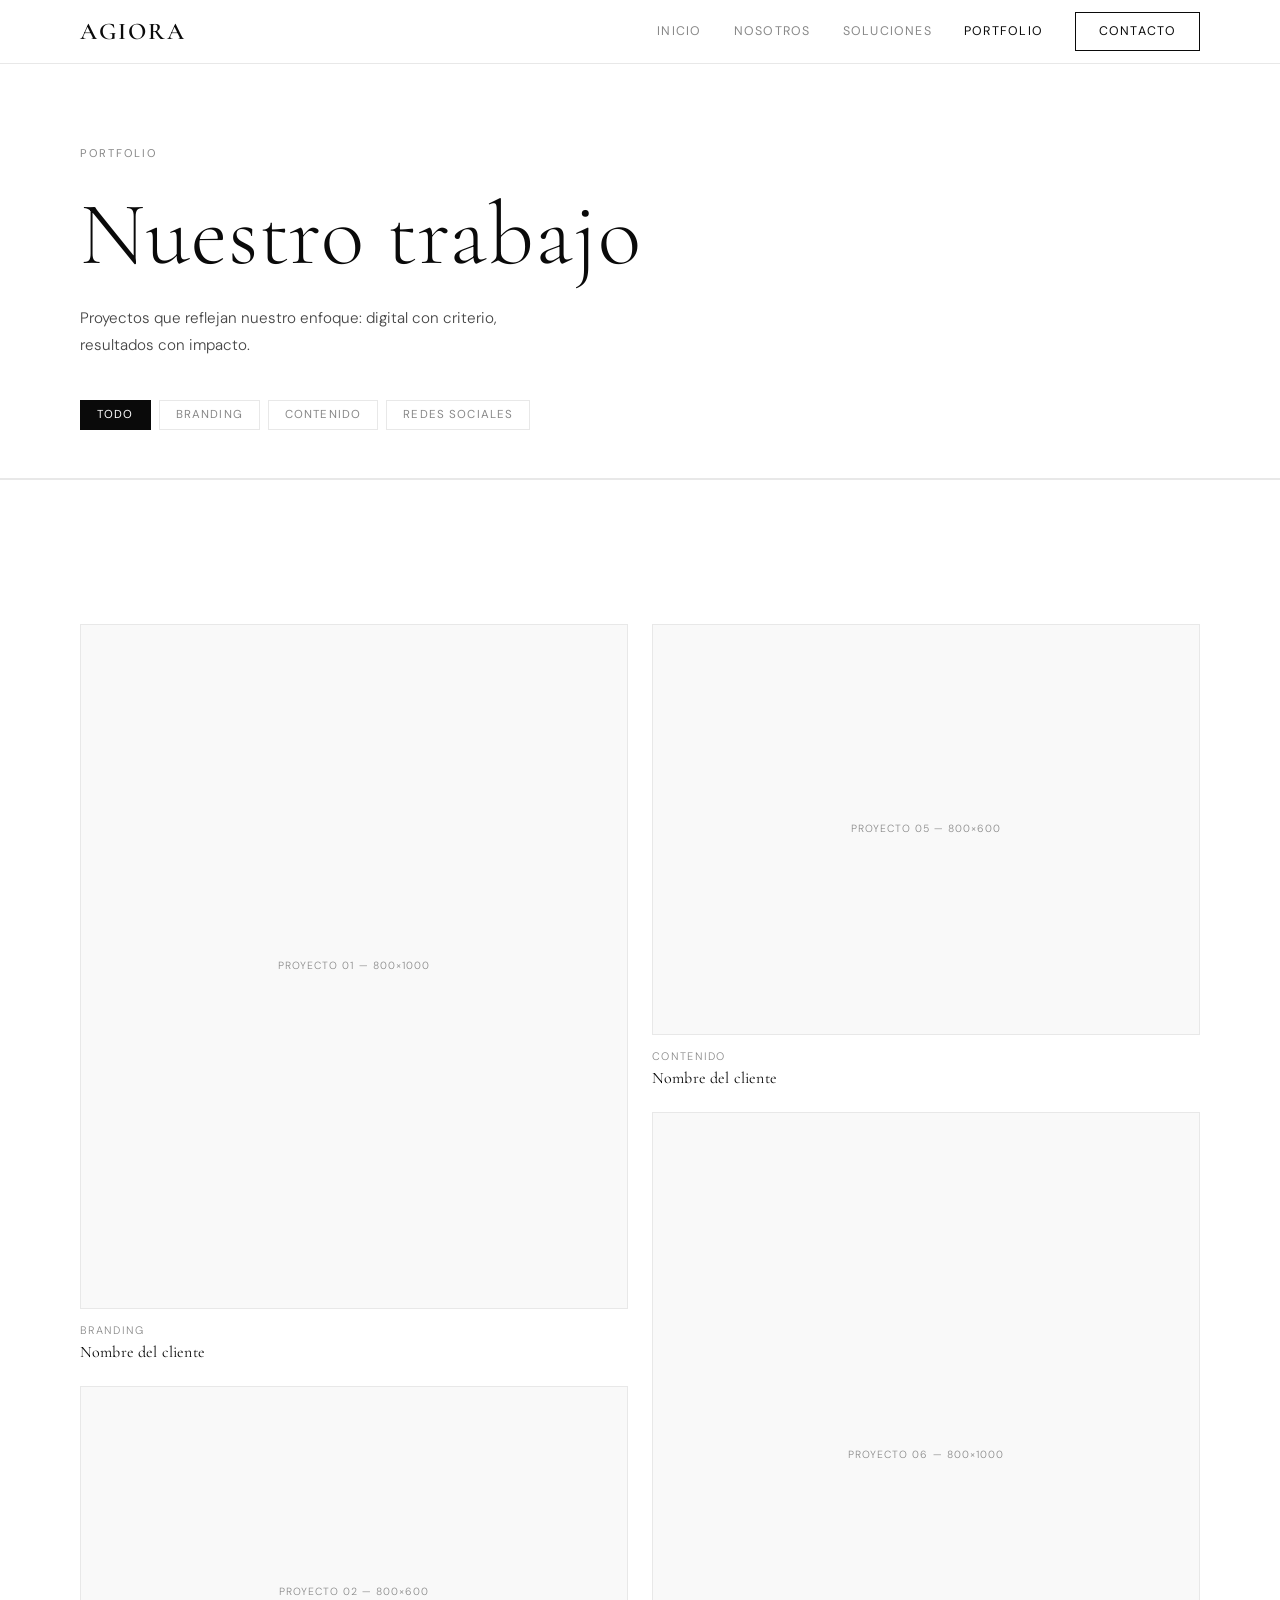
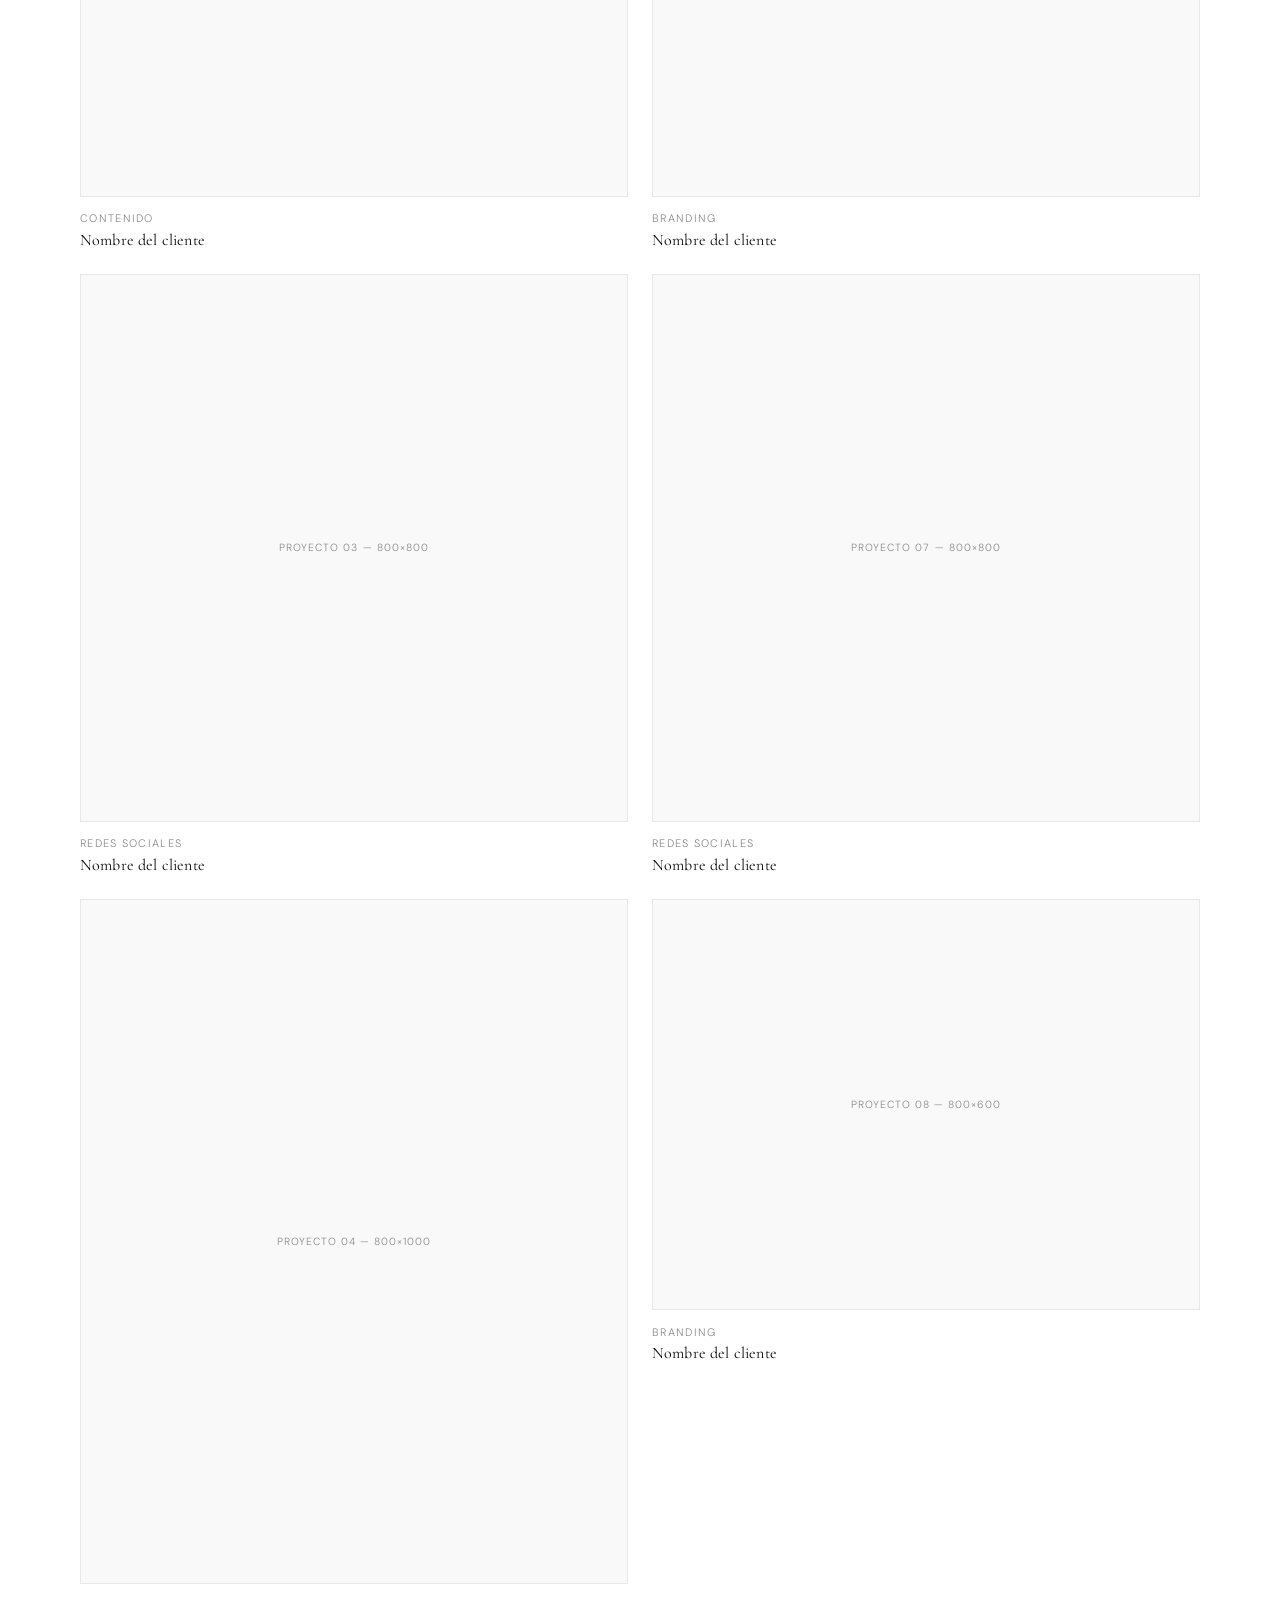
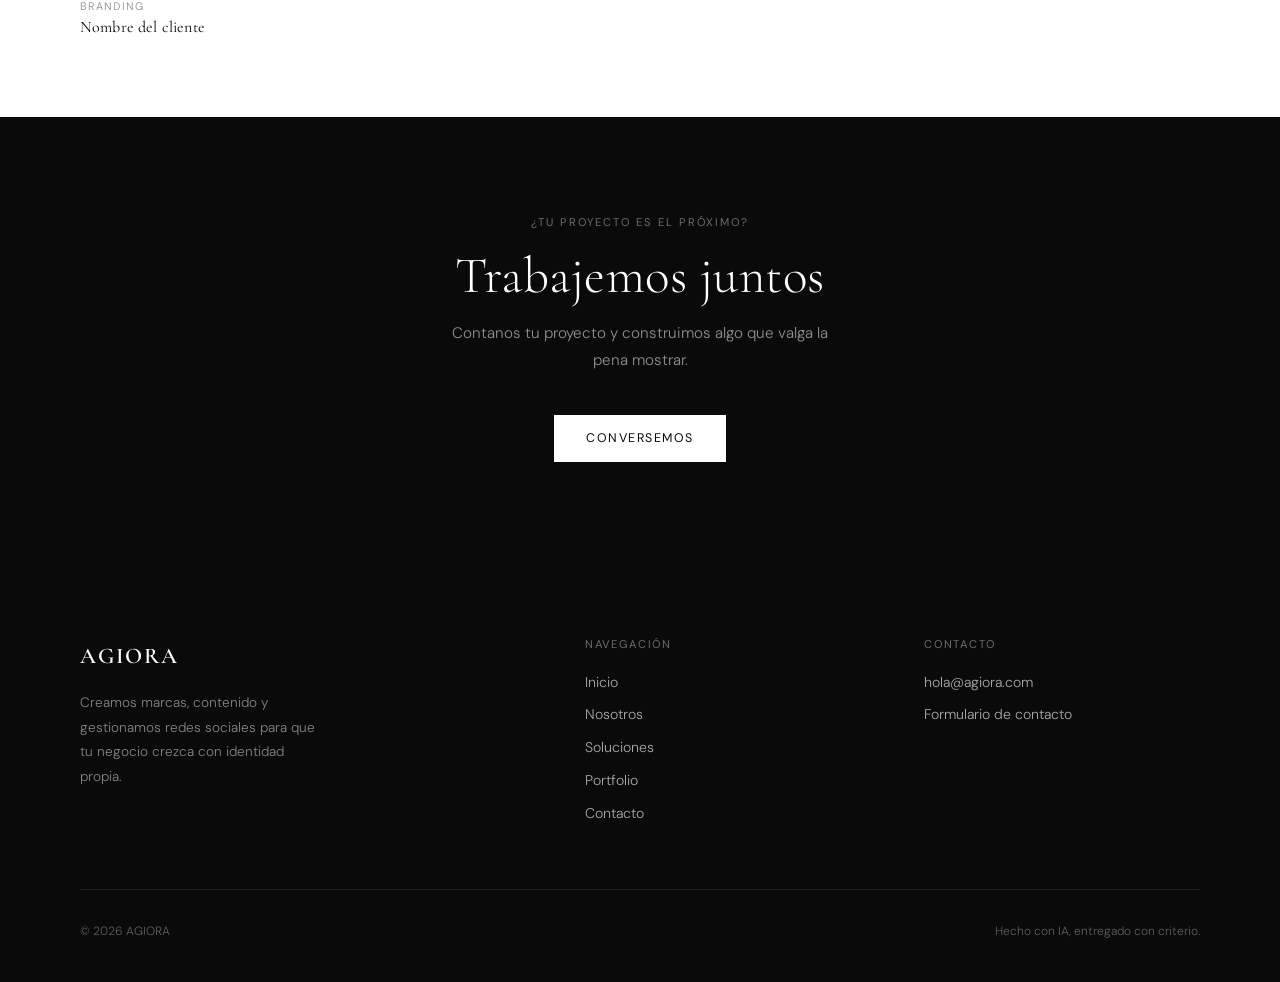
<file: portfolio.html>
<!DOCTYPE html>
<html lang="es">
<head>
  <meta charset="UTF-8" />
  <meta name="viewport" content="width=device-width, initial-scale=1.0" />
  <title>Portfolio — AGIORA</title>
  <link rel="stylesheet" href="styles.css" />
  <style>
    /* FILTROS */
    .filters {
      display: flex;
      align-items: center;
      gap: 0.5rem;
      margin-top: 2.5rem;
      flex-wrap: wrap;
    }
    .filter-btn {
      font-family: var(--font-body);
      font-size: 0.72rem;
      font-weight: 400;
      letter-spacing: 0.1em;
      text-transform: uppercase;
      color: var(--muted);
      background: none;
      border: 1px solid var(--border);
      padding: 0.4rem 1rem;
      cursor: pointer;
      transition: all var(--t) var(--ease);
    }
    .filter-btn:hover,
    .filter-btn.active {
      background: var(--text);
      color: var(--bg);
      border-color: var(--text);
    }

    /* GRID MASONRY */
    .portfolio-grid {
      columns: 2;
      column-gap: 1.5rem;
      margin-top: 4rem;
    }
    .portfolio-item {
      break-inside: avoid;
      margin-bottom: 1.5rem;
      position: relative;
      overflow: hidden;
      display: block;
      text-decoration: none;
      color: var(--text);
    }
    .portfolio-item-img {
      width: 100%;
      overflow: hidden;
      background: var(--surface);
      position: relative;
    }
    .portfolio-item-img img {
      width: 100%;
      display: block;
      transition: transform 0.6s var(--ease);
    }
    .portfolio-item-img .img-placeholder {
      width: 100%;
      font-size: 0.65rem;
    }
    .portfolio-item:hover .portfolio-item-img img { transform: scale(1.04); }

    /* Overlay hover */
    .portfolio-item-overlay {
      position: absolute;
      inset: 0;
      background: rgba(0,0,0,0);
      display: flex;
      align-items: center;
      justify-content: center;
      transition: background var(--t) var(--ease);
    }
    .portfolio-item:hover .portfolio-item-overlay { background: rgba(0,0,0,0.15); }
    .portfolio-item-overlay span {
      font-family: var(--font-body);
      font-size: 0.72rem;
      letter-spacing: 0.15em;
      text-transform: uppercase;
      color: #fff;
      opacity: 0;
      transition: opacity var(--t) var(--ease);
    }
    .portfolio-item:hover .portfolio-item-overlay span { opacity: 1; }

    .portfolio-item-info {
      padding: 0.85rem 0 0;
    }
    .portfolio-item-info .cat {
      font-size: 0.68rem;
      letter-spacing: 0.12em;
      text-transform: uppercase;
      color: var(--muted);
      display: block;
      margin-bottom: 0.25rem;
    }
    .portfolio-item-info h3 {
      font-size: 1rem;
      font-weight: 400;
    }

    /* Items ocultos por filtro */
    .portfolio-item.hidden { display: none; }

    @media (max-width: 640px) {
      .portfolio-grid { columns: 1; }
    }
  </style>
</head>
<body>

<nav class="nav" id="nav">
  <div class="nav-inner">
    <a href="index.html" class="nav-logo">Agiora</a>
    <div class="nav-links" id="navLinks" style="display:none;">
      <a href="index.html">Inicio</a>
      <a href="sobreagiora.html">Nosotros</a>
      <a href="soluciones.html">Soluciones</a>
      <a href="portfolio.html" class="active">Portfolio</a>
      <a href="contacto.html" class="nav-cta">Contacto</a>
    </div>
    <button class="nav-toggle" id="navToggle" aria-label="Menú">
      <span></span><span></span><span></span>
    </button>
  </div>
</nav>

<section class="page-hero" style="padding-bottom:3rem;">
  <div class="container">
    <span class="section-label" style="animation: fadeUp 0.7s var(--ease) both;">Portfolio</span>
    <h1 style="animation: fadeUp 0.7s 0.1s var(--ease) both; max-width:600px;">Nuestro trabajo</h1>
    <p style="animation: fadeUp 0.7s 0.2s var(--ease) both; max-width:440px; margin-top:1.25rem;">Proyectos que reflejan nuestro enfoque: digital con criterio, resultados con impacto.</p>
    <div class="filters" style="animation: fadeUp 0.7s 0.3s var(--ease) both;">
      <button class="filter-btn active" data-filter="all">Todo</button>
      <button class="filter-btn" data-filter="branding">Branding</button>
      <button class="filter-btn" data-filter="contenido">Contenido</button>
      <button class="filter-btn" data-filter="redes">Redes Sociales</button>
    </div>
  </div>
</section>

<hr class="divider" />

<section class="section-sm">
  <div class="container">
    <div class="portfolio-grid">

      <!-- PROYECTO 1 — grande -->
      <a href="#" class="portfolio-item anim-fade-up" data-cat="branding">
        <div class="portfolio-item-img">
          <!-- REEMPLAZAR: <img src="img/portfolio/proyecto1.jpg" alt="Proyecto 1" /> -->
          <div class="img-placeholder" style="aspect-ratio:4/5;">Proyecto 01 — 800×1000</div>
          <div class="portfolio-item-overlay"><span>Ver proyecto</span></div>
        </div>
        <div class="portfolio-item-info">
          <span class="cat">Branding</span>
          <h3>Nombre del cliente</h3>
        </div>
      </a>

      <!-- PROYECTO 2 — apaisado -->
      <a href="#" class="portfolio-item anim-fade-up anim-delay-1" data-cat="contenido">
        <div class="portfolio-item-img">
          <div class="img-placeholder" style="aspect-ratio:4/3;">Proyecto 02 — 800×600</div>
          <div class="portfolio-item-overlay"><span>Ver proyecto</span></div>
        </div>
        <div class="portfolio-item-info">
          <span class="cat">Contenido</span>
          <h3>Nombre del cliente</h3>
        </div>
      </a>

      <!-- PROYECTO 3 — cuadrado -->
      <a href="#" class="portfolio-item anim-fade-up anim-delay-2" data-cat="redes">
        <div class="portfolio-item-img">
          <div class="img-placeholder" style="aspect-ratio:1/1;">Proyecto 03 — 800×800</div>
          <div class="portfolio-item-overlay"><span>Ver proyecto</span></div>
        </div>
        <div class="portfolio-item-info">
          <span class="cat">Redes Sociales</span>
          <h3>Nombre del cliente</h3>
        </div>
      </a>

      <!-- PROYECTO 4 -->
      <a href="#" class="portfolio-item anim-fade-up" data-cat="branding">
        <div class="portfolio-item-img">
          <div class="img-placeholder" style="aspect-ratio:4/5;">Proyecto 04 — 800×1000</div>
          <div class="portfolio-item-overlay"><span>Ver proyecto</span></div>
        </div>
        <div class="portfolio-item-info">
          <span class="cat">Branding</span>
          <h3>Nombre del cliente</h3>
        </div>
      </a>

      <!-- PROYECTO 5 -->
      <a href="#" class="portfolio-item anim-fade-up anim-delay-1" data-cat="contenido">
        <div class="portfolio-item-img">
          <div class="img-placeholder" style="aspect-ratio:4/3;">Proyecto 05 — 800×600</div>
          <div class="portfolio-item-overlay"><span>Ver proyecto</span></div>
        </div>
        <div class="portfolio-item-info">
          <span class="cat">Contenido</span>
          <h3>Nombre del cliente</h3>
        </div>
      </a>

      <!-- PROYECTO 6 -->
      <a href="#" class="portfolio-item anim-fade-up anim-delay-2" data-cat="branding">
        <div class="portfolio-item-img">
          <div class="img-placeholder" style="aspect-ratio:4/5;">Proyecto 06 — 800×1000</div>
          <div class="portfolio-item-overlay"><span>Ver proyecto</span></div>
        </div>
        <div class="portfolio-item-info">
          <span class="cat">Branding</span>
          <h3>Nombre del cliente</h3>
        </div>
      </a>

      <!-- PROYECTO 7 -->
      <a href="#" class="portfolio-item anim-fade-up" data-cat="redes">
        <div class="portfolio-item-img">
          <div class="img-placeholder" style="aspect-ratio:1/1;">Proyecto 07 — 800×800</div>
          <div class="portfolio-item-overlay"><span>Ver proyecto</span></div>
        </div>
        <div class="portfolio-item-info">
          <span class="cat">Redes Sociales</span>
          <h3>Nombre del cliente</h3>
        </div>
      </a>

      <!-- PROYECTO 8 -->
      <a href="#" class="portfolio-item anim-fade-up anim-delay-1" data-cat="branding">
        <div class="portfolio-item-img">
          <div class="img-placeholder" style="aspect-ratio:4/3;">Proyecto 08 — 800×600</div>
          <div class="portfolio-item-overlay"><span>Ver proyecto</span></div>
        </div>
        <div class="portfolio-item-info">
          <span class="cat">Branding</span>
          <h3>Nombre del cliente</h3>
        </div>
      </a>

    </div>
  </div>
</section>

<div class="cta-band">
  <span class="section-label" style="color:rgba(255,255,255,0.4);display:block;margin-bottom:1rem;">¿Tu proyecto es el próximo?</span>
  <h2>Trabajemos juntos</h2>
  <p>Contanos tu proyecto y construimos algo que valga la pena mostrar.</p>
  <a href="contacto.html" class="btn btn-primary" style="background:#fff;color:var(--text);margin:0 auto;">Conversemos</a>
</div>

<footer class="footer">
  <div class="container">
    <div class="footer-grid">
      <div class="footer-brand">
        <span class="footer-logo">Agiora</span>
        <p>Creamos marcas, contenido y gestionamos redes sociales para que tu negocio crezca con identidad propia.</p>
      </div>
      <div class="footer-col">
        <h4>Navegación</h4>
        <div class="footer-links">
          <a href="index.html">Inicio</a>
          <a href="sobreagiora.html">Nosotros</a>
          <a href="soluciones.html">Soluciones</a>
          <a href="portfolio.html">Portfolio</a>
          <a href="contacto.html">Contacto</a>
        </div>
      </div>
      <div class="footer-col">
        <h4>Contacto</h4>
        <div class="footer-links">
          <a href="mailto:hola@agiora.com">hola@agiora.com</a>
          <a href="contacto.html">Formulario de contacto</a>
        </div>
      </div>
    </div>
    <div class="footer-bottom">
      <span>© 2026 AGIORA</span>
      <span>Hecho con IA, entregado con criterio.</span>
    </div>
  </div>
</footer>

<script>
  const nav = document.getElementById('nav');
  const toggle = document.getElementById('navToggle');
  const links = document.getElementById('navLinks');
  const isMobile = () => window.innerWidth <= 640;

  function setNavDisplay() {
    if (isMobile()) {
      if (!links.classList.contains('open')) {
        links.style.cssText = 'display:none;';
      }
    } else {
      links.style.cssText = 'display:flex;align-items:center;gap:2rem;';
    }
  }
  setNavDisplay();
  window.addEventListener('resize', setNavDisplay);
  window.addEventListener('scroll', () => nav.classList.toggle('scrolled', window.scrollY > 20));

  toggle.addEventListener('click', () => {
    const isOpen = links.classList.toggle('open');
    const s = toggle.querySelectorAll('span');
    if (isOpen) {
      links.style.cssText = 'display:flex;flex-direction:column;position:fixed;left:0;right:0;top:var(--nav-h);bottom:0;background:#ffffff;padding:2rem;gap:1.5rem;z-index:9999;border-top:1px solid #e8e8e8;overflow-y:auto;align-items:flex-start;';
      s[0].style.transform = 'translateY(6px) rotate(45deg)';
      s[1].style.opacity = '0';
      s[2].style.transform = 'translateY(-6px) rotate(-45deg)';
    } else {
      links.style.cssText = 'display:none;';
      s.forEach(x => { x.style.transform = ''; x.style.opacity = ''; });
    }
  });

  const obs = new IntersectionObserver(entries => {
    entries.forEach(e => { if (e.isIntersecting) e.target.classList.add('visible'); });
  }, { threshold: 0.08 });
  document.querySelectorAll('.anim-fade-up').forEach(el => obs.observe(el));
</script>
</body>
</html>
</file>
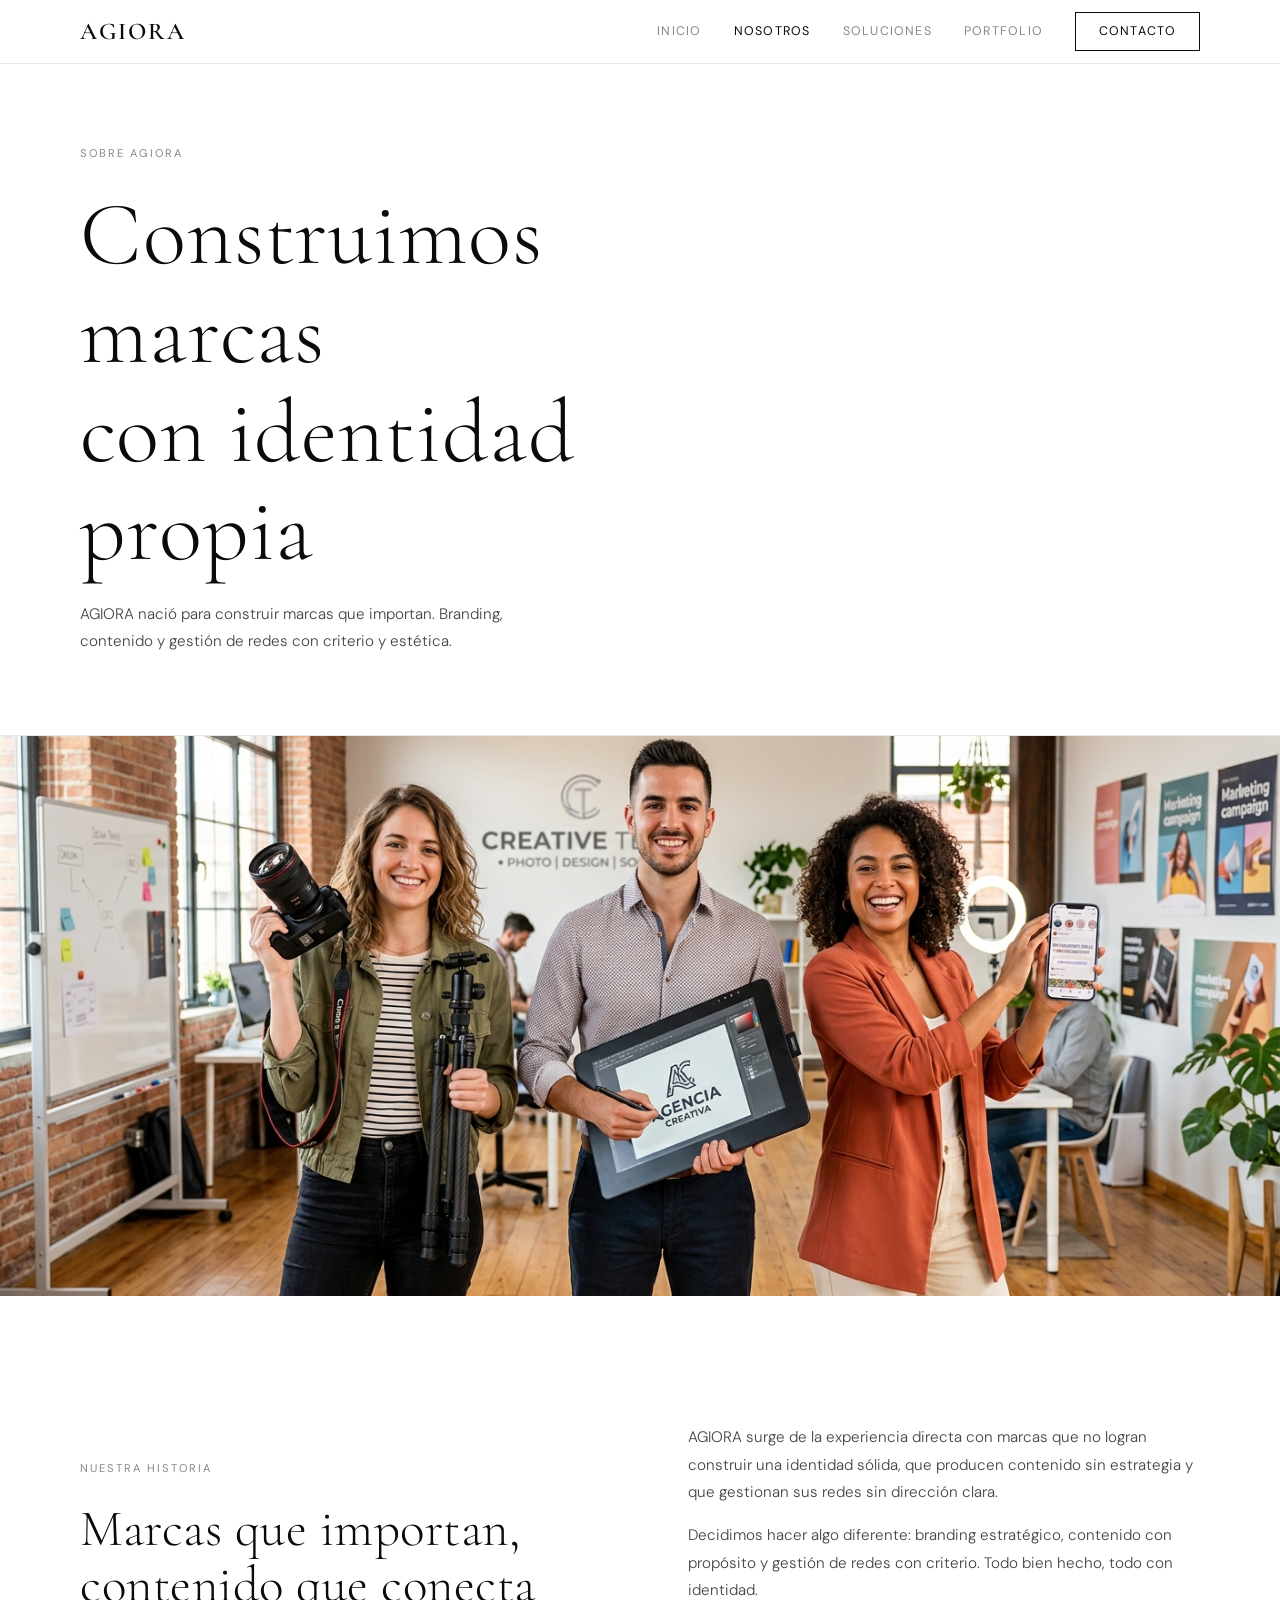
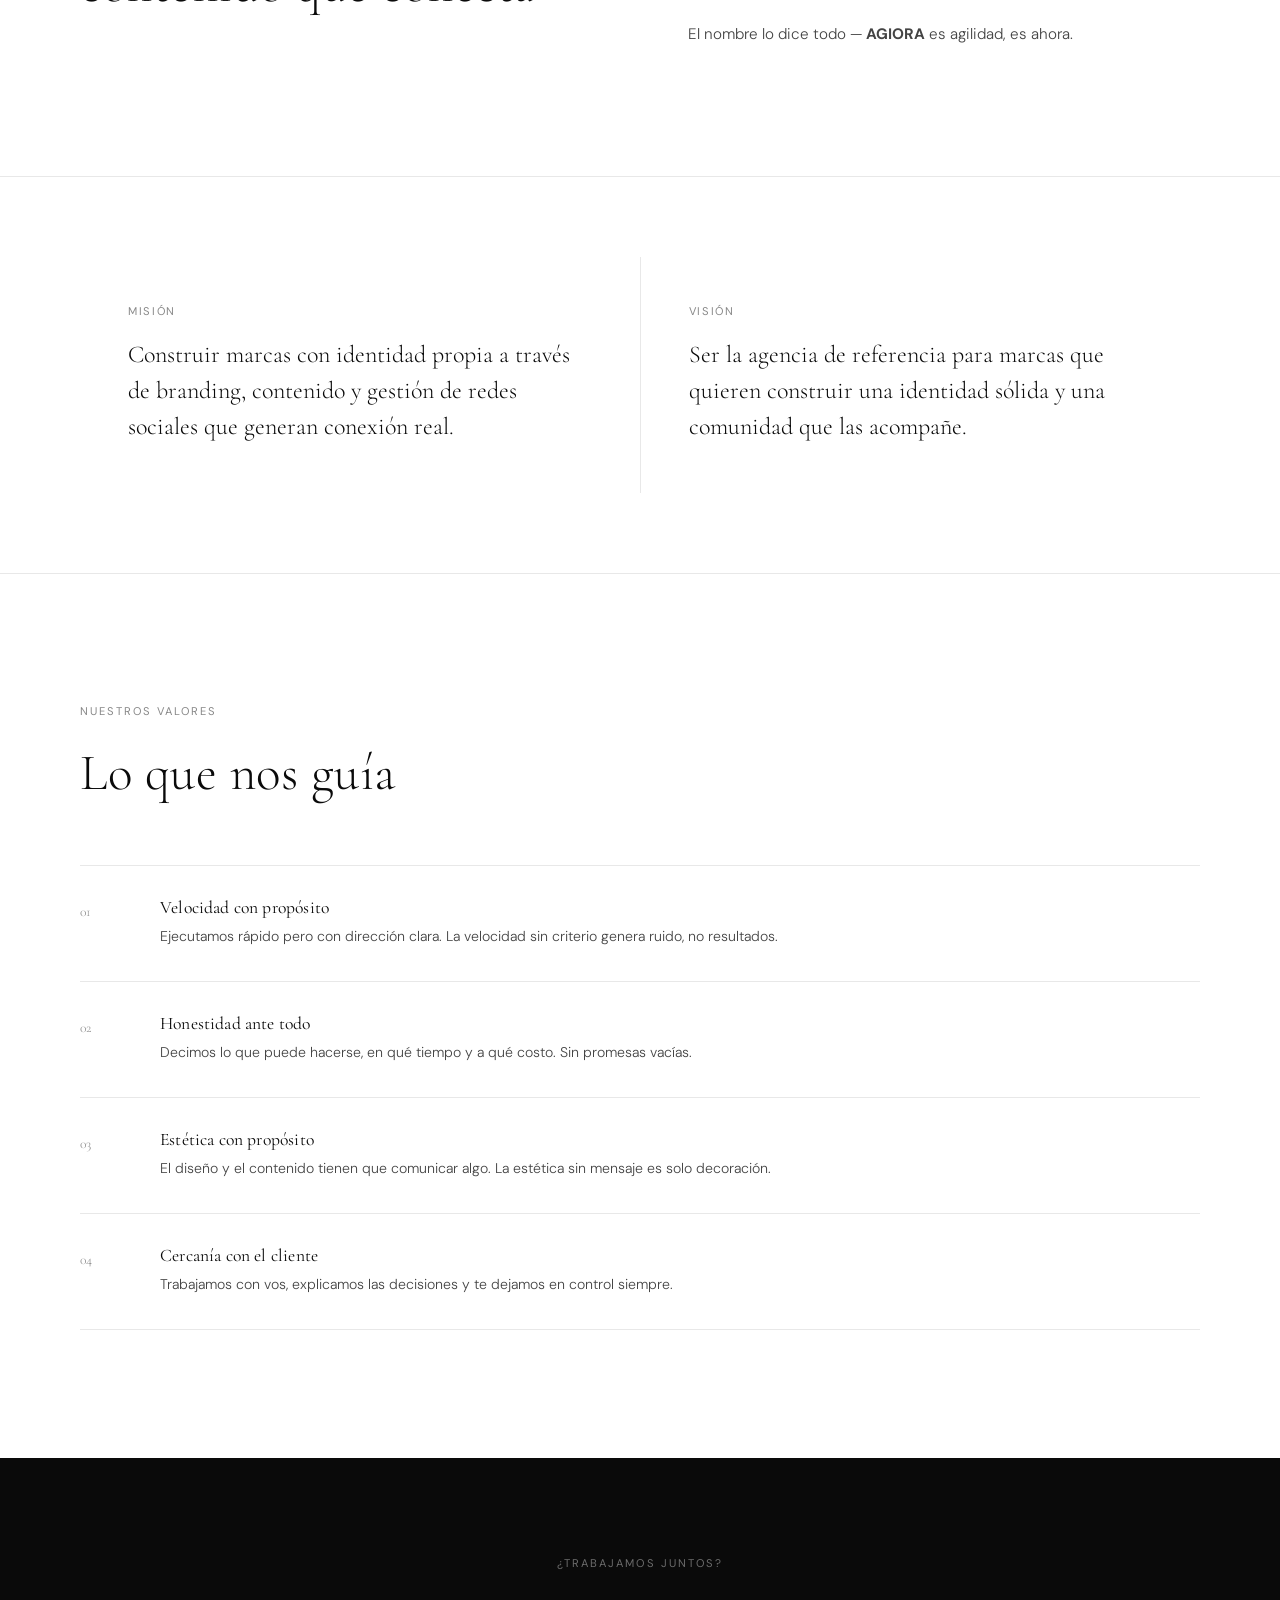
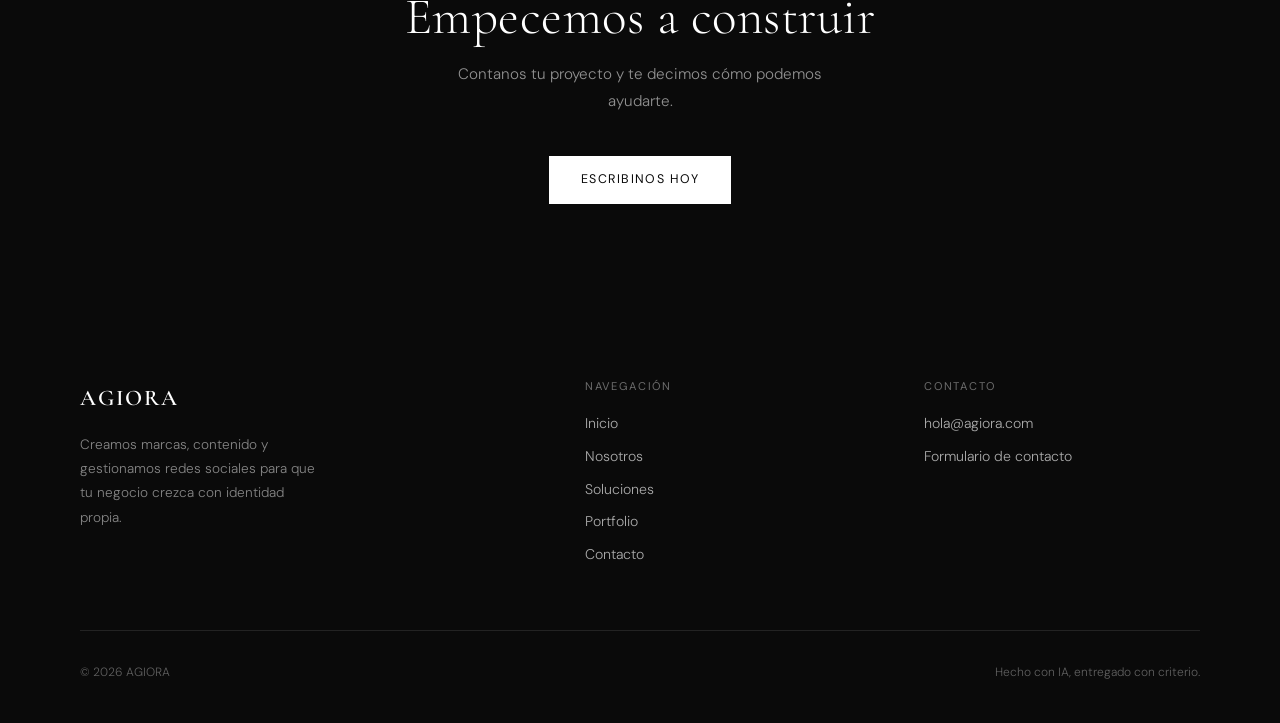
<file: sobreagiora.html>
<!DOCTYPE html>
<html lang="es">
<head>
  <meta charset="UTF-8" />
  <meta name="viewport" content="width=device-width, initial-scale=1.0" />
  <title>Nosotros — AGIORA</title>
  <link rel="stylesheet" href="styles.css" />
  <style>
    .two-col { display: grid; grid-template-columns: 1fr 1fr; gap: 6rem; align-items: center; }
    .values-list { display: flex; flex-direction: column; border-top: 1px solid var(--border); margin-top: 4rem; }
    .value-row { display: grid; grid-template-columns: 3rem 1fr; gap: 2rem; padding: 2rem 0; border-bottom: 1px solid var(--border); align-items: start; }
    .value-num { font-family: var(--font-display); font-size: 0.85rem; color: var(--muted); padding-top: 0.2rem; }
    .value-row h3 { margin-bottom: 0.4rem; font-size: 1.1rem; }
    .value-row p { font-size: 0.88rem; }
    .mission-grid { display: grid; grid-template-columns: 1fr 1fr; gap: 1px; background: var(--border); }
    .mission-cell { background: var(--bg); padding: 3rem; }
    .mission-cell h3 { font-size: 0.7rem; letter-spacing: 0.15em; text-transform: uppercase; color: var(--muted); margin-bottom: 1.25rem; font-family: var(--font-body); font-weight: 400; }
    .mission-cell blockquote { font-family: var(--font-display); font-size: clamp(1.1rem, 2vw, 1.5rem); font-weight: 300; line-height: 1.5; }
    @media (max-width: 900px) {
      .two-col { grid-template-columns: 1fr; gap: 3rem; }
      .mission-grid { grid-template-columns: 1fr; }
    }
  </style>
</head>
<body>

<nav class="nav" id="nav">
  <div class="nav-inner">
    <a href="index.html" class="nav-logo">Agiora</a>
    <div class="nav-links" id="navLinks" style="display:none;">
      <a href="index.html">Inicio</a>
      <a href="sobreagiora.html" class="active">Nosotros</a>
      <a href="soluciones.html">Soluciones</a>
      <a href="portfolio.html">Portfolio</a>
      <a href="contacto.html" class="nav-cta">Contacto</a>
    </div>
    <button class="nav-toggle" id="navToggle" aria-label="Menú">
      <span></span><span></span><span></span>
    </button>
  </div>
</nav>

<section class="page-hero">
  <div class="container">
    <span class="section-label" style="animation: fadeUp 0.7s var(--ease) both;">Sobre Agiora</span>
    <h1 style="animation: fadeUp 0.7s 0.1s var(--ease) both; max-width:700px;">Construimos marcas<br>con identidad propia</h1>
    <p style="animation: fadeUp 0.7s 0.2s var(--ease) both; max-width:480px; margin-top:1.25rem;">AGIORA nació para construir marcas que importan. Branding, contenido y gestión de redes con criterio y estética.</p>
  </div>
</section>

<!-- IMAGEN GRANDE -->
<div style="width:100%;aspect-ratio:16/7;overflow:hidden;">
  <!-- REEMPLAZAR: <img src="img/equipo.jpg" alt="Equipo AGIORA" style="width:100%;height:100%;object-fit:cover;" /> -->
  <img src="img/equipo.png" alt="Equipo AGIORA" style="width:100%;height:100%;object-fit:cover;" />
</div>

<section class="section">
  <div class="container">
    <div class="two-col anim-fade-up">
      <div>
        <span class="section-label">Nuestra historia</span>
        <h2>Marcas que importan, contenido que conecta</h2>
      </div>
      <div>
        <p>AGIORA surge de la experiencia directa con marcas que no logran construir una identidad sólida, que producen contenido sin estrategia y que gestionan sus redes sin dirección clara.</p>
        <p style="margin-top:1rem;">Decidimos hacer algo diferente: branding estratégico, contenido con propósito y gestión de redes con criterio. Todo bien hecho, todo con identidad.</p>
        <p style="margin-top:1rem;">El nombre lo dice todo — <strong>AGIORA</strong> es agilidad, es ahora.</p>
      </div>
    </div>
  </div>
</section>

<hr class="divider" />

<section class="section-sm">
  <div class="container">
    <div class="mission-grid anim-fade-up">
      <div class="mission-cell">
        <h3>Misión</h3>
        <blockquote>Construir marcas con identidad propia a través de branding, contenido y gestión de redes sociales que generan conexión real.</blockquote>
      </div>
      <div class="mission-cell">
        <h3>Visión</h3>
        <blockquote>Ser la agencia de referencia para marcas que quieren construir una identidad sólida y una comunidad que las acompañe.</blockquote>
      </div>
    </div>
  </div>
</section>

<hr class="divider" />

<section class="section">
  <div class="container">
    <span class="section-label anim-fade-up">Nuestros valores</span>
    <h2 class="anim-fade-up">Lo que nos guía</h2>
    <div class="values-list">
      <div class="value-row anim-fade-up">
        <span class="value-num">01</span>
        <div>
          <h3>Velocidad con propósito</h3>
          <p>Ejecutamos rápido pero con dirección clara. La velocidad sin criterio genera ruido, no resultados.</p>
        </div>
      </div>
      <div class="value-row anim-fade-up anim-delay-1">
        <span class="value-num">02</span>
        <div>
          <h3>Honestidad ante todo</h3>
          <p>Decimos lo que puede hacerse, en qué tiempo y a qué costo. Sin promesas vacías.</p>
        </div>
      </div>
      <div class="value-row anim-fade-up anim-delay-2">
        <span class="value-num">03</span>
        <div>
          <h3>Estética con propósito</h3>
          <p>El diseño y el contenido tienen que comunicar algo. La estética sin mensaje es solo decoración.</p>
        </div>
      </div>
      <div class="value-row anim-fade-up anim-delay-3">
        <span class="value-num">04</span>
        <div>
          <h3>Cercanía con el cliente</h3>
          <p>Trabajamos con vos, explicamos las decisiones y te dejamos en control siempre.</p>
        </div>
      </div>
    </div>
  </div>
</section>

<div class="cta-band anim-fade-up">
  <span class="section-label" style="color:rgba(255,255,255,0.4);display:block;margin-bottom:1rem;">¿Trabajamos juntos?</span>
  <h2>Empecemos a construir</h2>
  <p>Contanos tu proyecto y te decimos cómo podemos ayudarte.</p>
  <a href="contacto.html" class="btn btn-primary" style="background:#fff;color:var(--text);margin:0 auto;">Escribinos hoy</a>
</div>

<footer class="footer">
  <div class="container">
    <div class="footer-grid">
      <div class="footer-brand">
        <span class="footer-logo">Agiora</span>
        <p>Creamos marcas, contenido y gestionamos redes sociales para que tu negocio crezca con identidad propia.</p>
      </div>
      <div class="footer-col">
        <h4>Navegación</h4>
        <div class="footer-links">
          <a href="index.html">Inicio</a>
          <a href="sobreagiora.html">Nosotros</a>
          <a href="soluciones.html">Soluciones</a>
          <a href="portfolio.html">Portfolio</a>
          <a href="contacto.html">Contacto</a>
        </div>
      </div>
      <div class="footer-col">
        <h4>Contacto</h4>
        <div class="footer-links">
          <a href="mailto:hola@agiora.com">hola@agiora.com</a>
          <a href="contacto.html">Formulario de contacto</a>
        </div>
      </div>
    </div>
    <div class="footer-bottom">
      <span>© 2026 AGIORA</span>
      <span>Hecho con IA, entregado con criterio.</span>
    </div>
  </div>
</footer>

<script>
  const nav = document.getElementById('nav');
  const toggle = document.getElementById('navToggle');
  const links = document.getElementById('navLinks');
  const isMobile = () => window.innerWidth <= 640;

  function setNavDisplay() {
    if (isMobile()) {
      if (!links.classList.contains('open')) {
        links.style.cssText = 'display:none;';
      }
    } else {
      links.style.cssText = 'display:flex;align-items:center;gap:2rem;';
    }
  }
  setNavDisplay();
  window.addEventListener('resize', setNavDisplay);
  window.addEventListener('scroll', () => nav.classList.toggle('scrolled', window.scrollY > 20));

  toggle.addEventListener('click', () => {
    const isOpen = links.classList.toggle('open');
    const s = toggle.querySelectorAll('span');
    if (isOpen) {
      links.style.cssText = 'display:flex;flex-direction:column;position:fixed;left:0;right:0;top:var(--nav-h);bottom:0;background:#ffffff;padding:2rem;gap:1.5rem;z-index:9999;border-top:1px solid #e8e8e8;overflow-y:auto;align-items:flex-start;';
      s[0].style.transform = 'translateY(6px) rotate(45deg)';
      s[1].style.opacity = '0';
      s[2].style.transform = 'translateY(-6px) rotate(-45deg)';
    } else {
      links.style.cssText = 'display:none;';
      s.forEach(x => { x.style.transform = ''; x.style.opacity = ''; });
    }
  });

  const obs = new IntersectionObserver(entries => {
    entries.forEach(e => { if (e.isIntersecting) e.target.classList.add('visible'); });
  }, { threshold: 0.08 });
  document.querySelectorAll('.anim-fade-up').forEach(el => obs.observe(el));
</script>
</body>
</html>
</file>
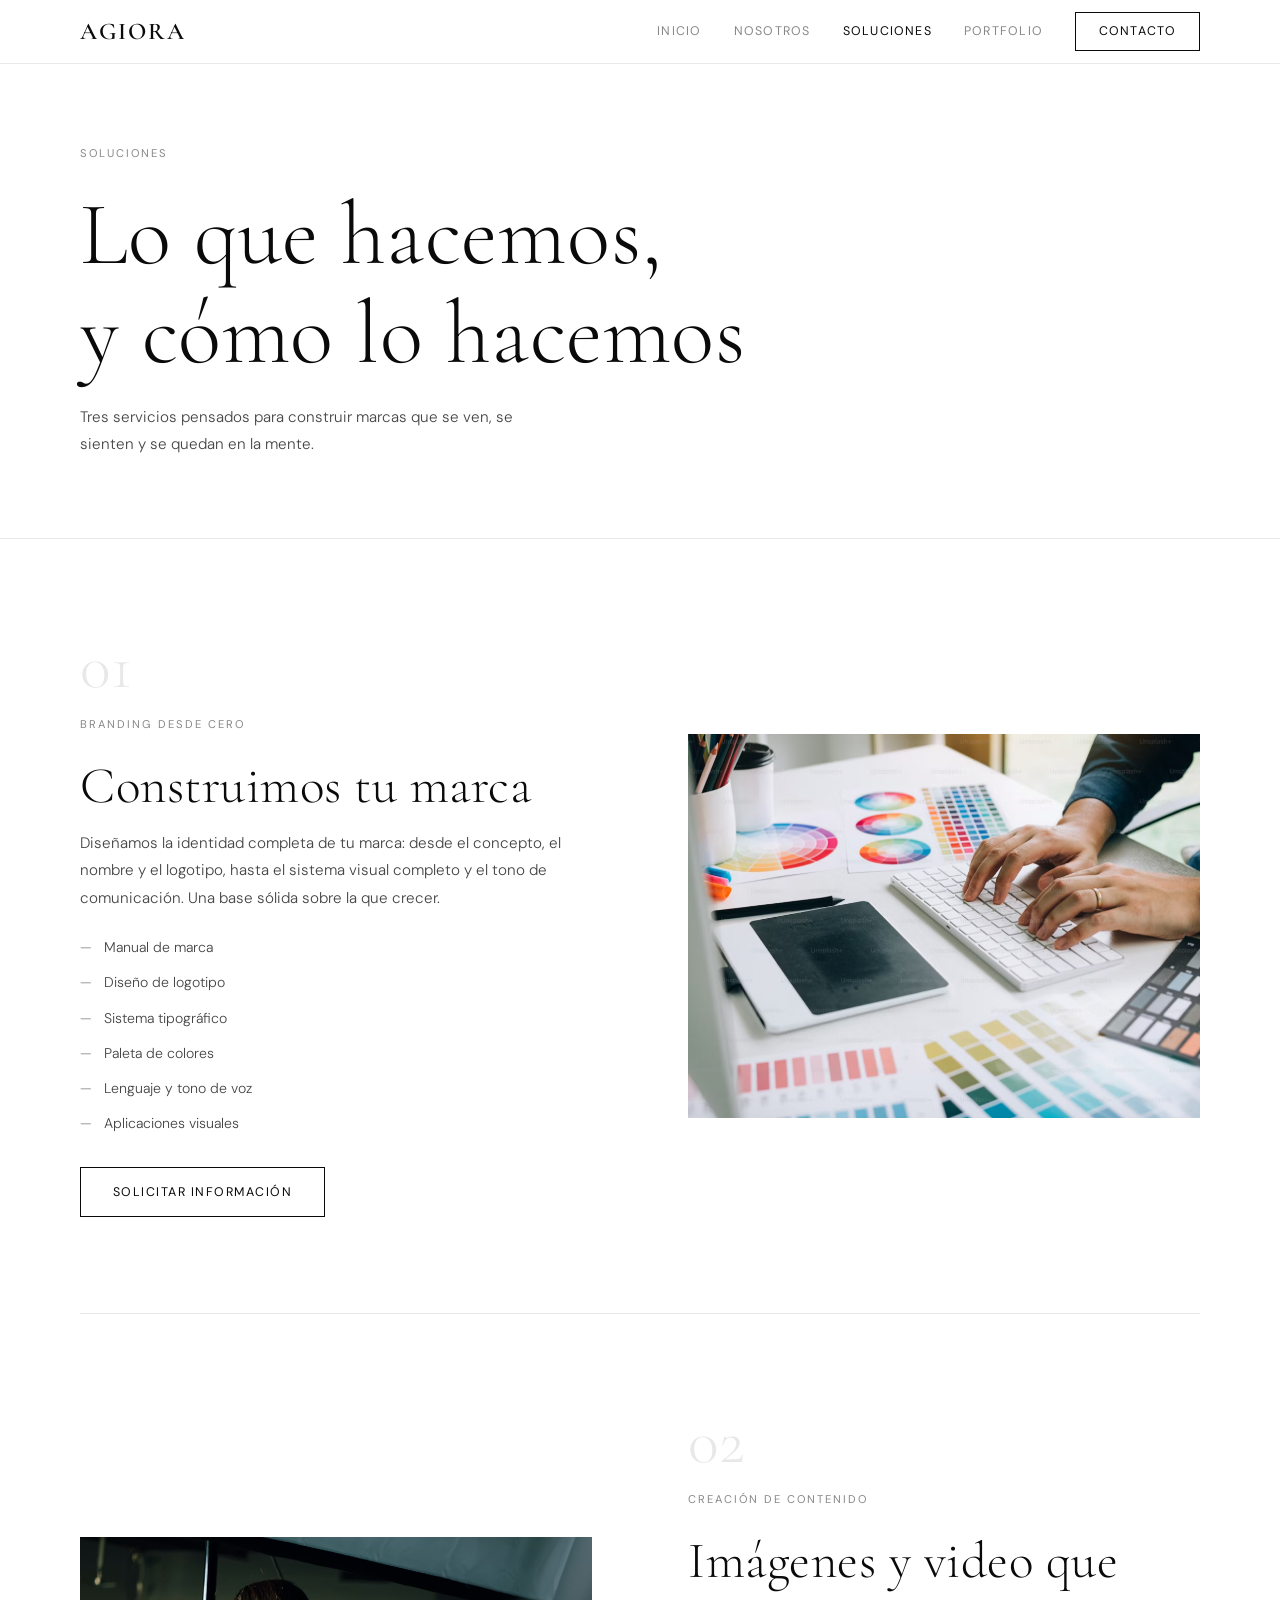
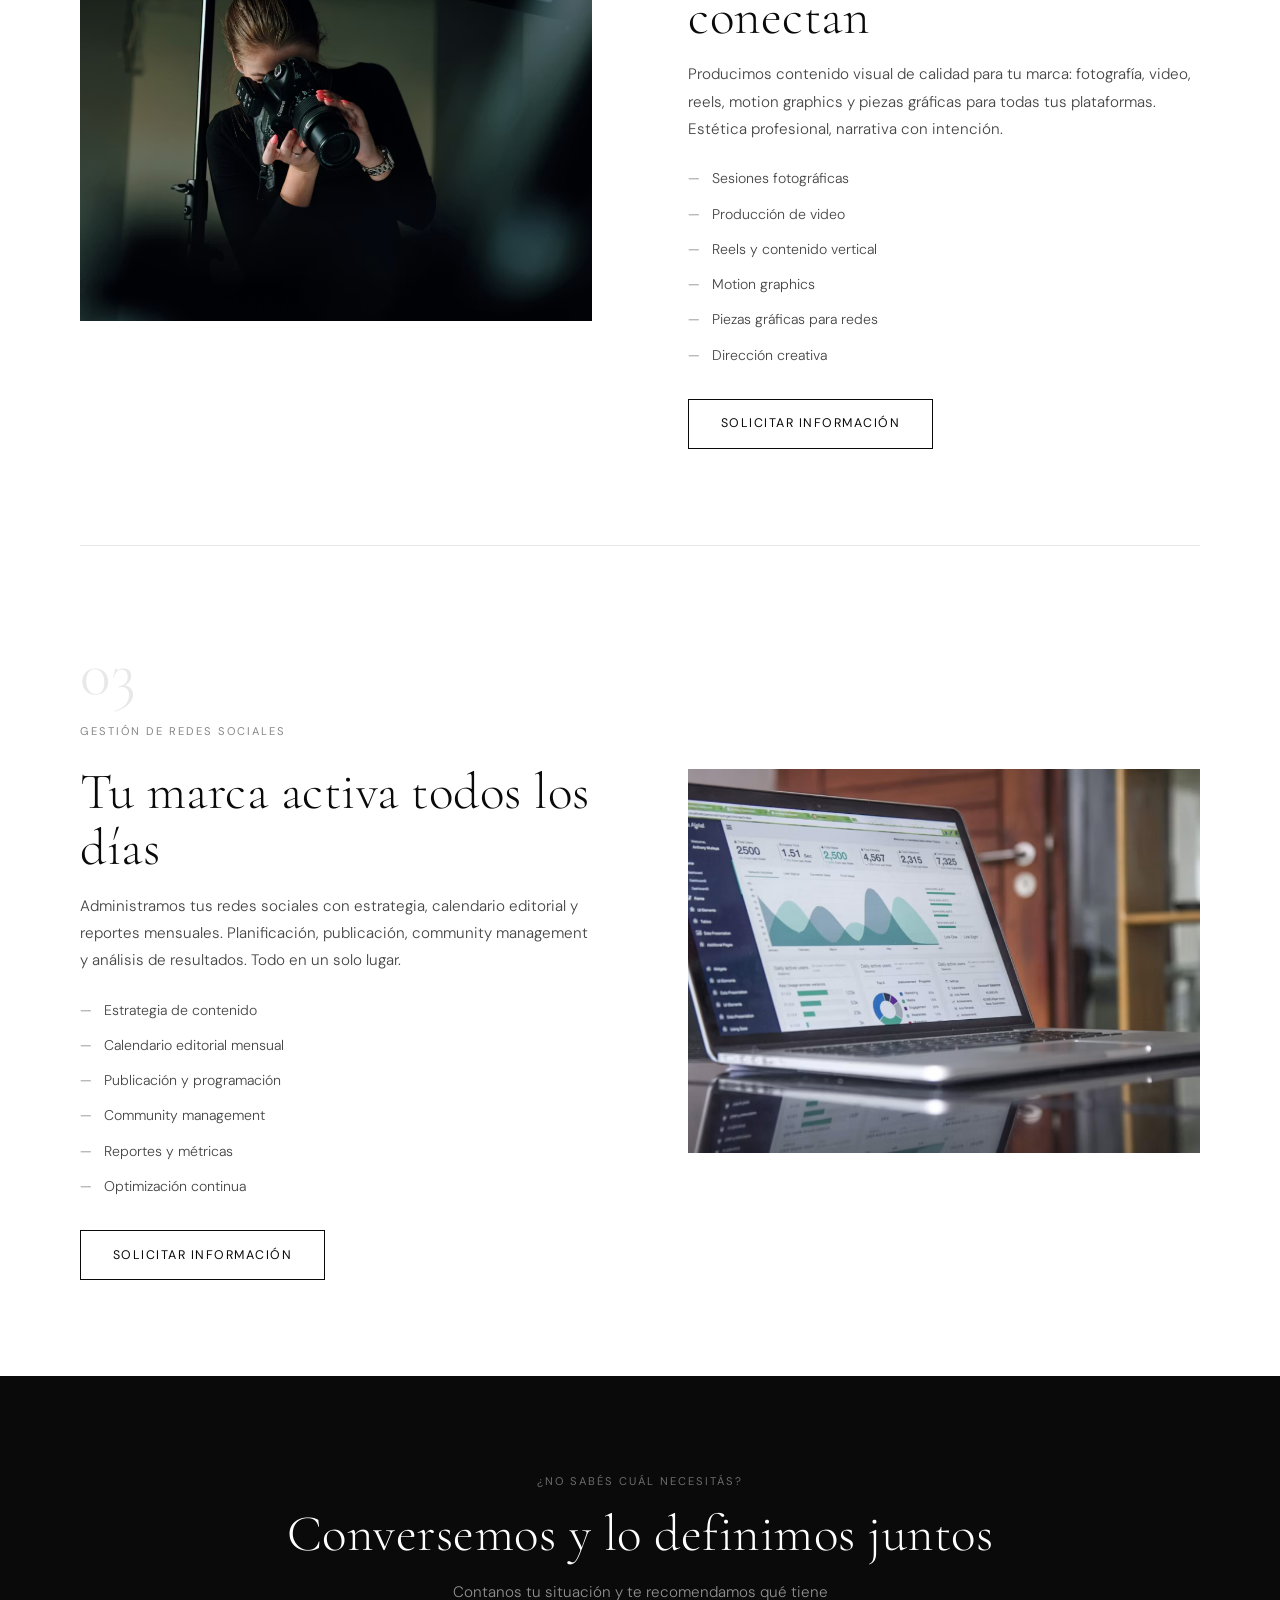
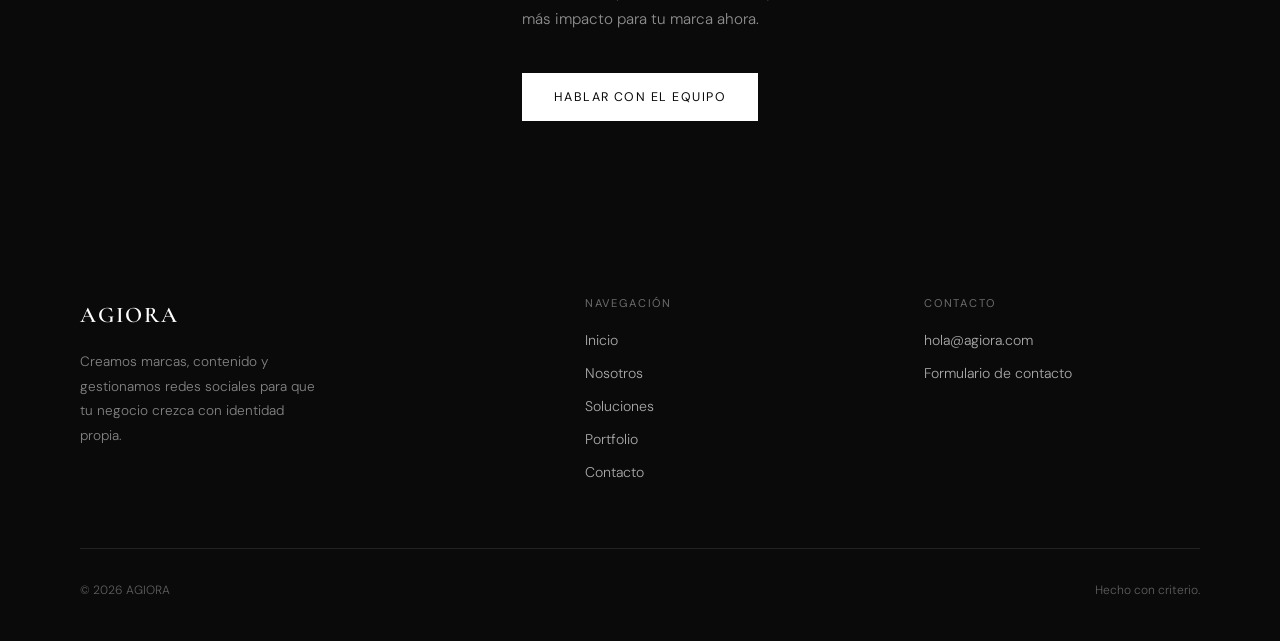
<file: soluciones.html>
<!DOCTYPE html>
<html lang="es">
<head>
  <meta charset="UTF-8" />
  <meta name="viewport" content="width=device-width, initial-scale=1.0" />
  <title>Soluciones — AGIORA</title>
  <link rel="stylesheet" href="styles.css" />
  <style>
    .service-block { padding: 6rem 0; border-bottom: 1px solid var(--border); }
    .service-block:last-child { border-bottom: none; }
    .service-inner { display: grid; grid-template-columns: 1fr 1fr; gap: 6rem; align-items: center; }
    .service-inner.reverse { direction: rtl; }
    .service-inner.reverse > * { direction: ltr; }
    .service-img { aspect-ratio: 4/3; overflow: hidden; }
    .service-img img { width: 100%; height: 100%; object-fit: cover; transition: transform 0.6s var(--ease); }
    .service-img:hover img { transform: scale(1.04); }
    .service-num { font-family: var(--font-display); font-size: 4rem; font-weight: 300; color: var(--border); line-height: 1; margin-bottom: 1rem; }
    .service-items { list-style: none; margin-top: 1.5rem; display: flex; flex-direction: column; gap: 0.75rem; }
    .service-items li { display: flex; align-items: center; gap: 0.75rem; font-size: 0.88rem; color: var(--soft); }
    .service-items li::before { content: '—'; color: var(--muted); }

    @media (max-width: 900px) {
      .service-inner, .service-inner.reverse { grid-template-columns: 1fr; direction: ltr; gap: 3rem; }
    }
  </style>
</head>
<body>

<nav class="nav" id="nav">
  <div class="nav-inner">
    <a href="index.html" class="nav-logo">Agiora</a>
    <div class="nav-links" id="navLinks" style="display:none;">
      <a href="index.html">Inicio</a>
      <a href="sobreagiora.html">Nosotros</a>
      <a href="soluciones.html" class="active">Soluciones</a>
      <a href="portfolio.html">Portfolio</a>
      <a href="contacto.html" class="nav-cta">Contacto</a>
    </div>
    <button class="nav-toggle" id="navToggle" aria-label="Menú">
      <span></span><span></span><span></span>
    </button>
  </div>
</nav>

<section class="page-hero">
  <div class="container">
    <span class="section-label" style="animation: fadeUp 0.7s var(--ease) both;">Soluciones</span>
    <h1 style="animation: fadeUp 0.7s 0.1s var(--ease) both; max-width: 700px;">Lo que hacemos,<br>y cómo lo hacemos</h1>
    <p style="animation: fadeUp 0.7s 0.2s var(--ease) both; max-width:480px; margin-top:1.25rem;">Tres servicios pensados para construir marcas que se ven, se sienten y se quedan en la mente.</p>
  </div>
</section>

<section style="padding:0;">
  <div class="container">

    <!-- BRANDING -->
    <div class="service-block anim-fade-up">
      <div class="service-inner">
        <div>
          <div class="service-num">01</div>
          <span class="section-label">Branding desde cero</span>
          <h2>Construimos tu marca</h2>
          <p style="margin-top:1rem;">Diseñamos la identidad completa de tu marca: desde el concepto, el nombre y el logotipo, hasta el sistema visual completo y el tono de comunicación. Una base sólida sobre la que crecer.</p>
          <ul class="service-items">
            <li>Manual de marca</li>
            <li>Diseño de logotipo</li>
            <li>Sistema tipográfico</li>
            <li>Paleta de colores</li>
            <li>Lenguaje y tono de voz</li>
            <li>Aplicaciones visuales</li>
          </ul>
          <a href="contacto.html" class="btn btn-outline" style="margin-top:2rem;">Solicitar información</a>
        </div>
        <div class="service-img">
          <img src="img/servicio-branding.png" alt="Branding" style="width:100%;height:100%;object-fit:cover;" />
        </div>
      </div>
    </div>

    <!-- CONTENIDO -->
    <div class="service-block anim-fade-up">
      <div class="service-inner reverse">
        <div>
          <div class="service-num">02</div>
          <span class="section-label">Creación de contenido</span>
          <h2>Imágenes y video que conectan</h2>
          <p style="margin-top:1rem;">Producimos contenido visual de calidad para tu marca: fotografía, video, reels, motion graphics y piezas gráficas para todas tus plataformas. Estética profesional, narrativa con intención.</p>
          <ul class="service-items">
            <li>Sesiones fotográficas</li>
            <li>Producción de video</li>
            <li>Reels y contenido vertical</li>
            <li>Motion graphics</li>
            <li>Piezas gráficas para redes</li>
            <li>Dirección creativa</li>
          </ul>
          <a href="contacto.html" class="btn btn-outline" style="margin-top:2rem;">Solicitar información</a>
        </div>
        <div class="service-img">
          <img src="img/servicio-contenido.png" alt="Creación de contenido" style="width:100%;height:100%;object-fit:cover;" />
        </div>
      </div>
    </div>

    <!-- REDES SOCIALES -->
    <div class="service-block anim-fade-up">
      <div class="service-inner">
        <div>
          <div class="service-num">03</div>
          <span class="section-label">Gestión de redes sociales</span>
          <h2>Tu marca activa todos los días</h2>
          <p style="margin-top:1rem;">Administramos tus redes sociales con estrategia, calendario editorial y reportes mensuales. Planificación, publicación, community management y análisis de resultados. Todo en un solo lugar.</p>
          <ul class="service-items">
            <li>Estrategia de contenido</li>
            <li>Calendario editorial mensual</li>
            <li>Publicación y programación</li>
            <li>Community management</li>
            <li>Reportes y métricas</li>
            <li>Optimización continua</li>
          </ul>
          <a href="contacto.html" class="btn btn-outline" style="margin-top:2rem;">Solicitar información</a>
        </div>
        <div class="service-img">
          <img src="img/servicio-redes.png" alt="Gestión de redes sociales" style="width:100%;height:100%;object-fit:cover;" />
        </div>
      </div>
    </div>

  </div>
</section>

<div class="cta-band anim-fade-up">
  <span class="section-label" style="color:rgba(255,255,255,0.4);display:block;margin-bottom:1rem;">¿No sabés cuál necesitás?</span>
  <h2>Conversemos y lo definimos juntos</h2>
  <p>Contanos tu situación y te recomendamos qué tiene más impacto para tu marca ahora.</p>
  <a href="contacto.html" class="btn btn-primary" style="background:#fff;color:var(--text);margin:0 auto;">Hablar con el equipo</a>
</div>

<footer class="footer">
  <div class="container">
    <div class="footer-grid">
      <div class="footer-brand">
        <span class="footer-logo">Agiora</span>
        <p>Creamos marcas, contenido y gestionamos redes sociales para que tu negocio crezca con identidad propia.</p>
      </div>
      <div class="footer-col">
        <h4>Navegación</h4>
        <div class="footer-links">
          <a href="index.html">Inicio</a>
          <a href="sobreagiora.html">Nosotros</a>
          <a href="soluciones.html">Soluciones</a>
          <a href="portfolio.html">Portfolio</a>
          <a href="contacto.html">Contacto</a>
        </div>
      </div>
      <div class="footer-col">
        <h4>Contacto</h4>
        <div class="footer-links">
          <a href="mailto:hola@agiora.com">hola@agiora.com</a>
          <a href="contacto.html">Formulario de contacto</a>
        </div>
      </div>
    </div>
    <div class="footer-bottom">
      <span>© 2026 AGIORA</span>
      <span>Hecho con criterio.</span>
    </div>
  </div>
</footer>

<script>
  const nav = document.getElementById('nav');
  const toggle = document.getElementById('navToggle');
  const links = document.getElementById('navLinks');
  const isMobile = () => window.innerWidth <= 640;

  function setNavDisplay() {
    if (isMobile()) {
      if (!links.classList.contains('open')) {
        links.style.cssText = 'display:none;';
      }
    } else {
      links.style.cssText = 'display:flex;align-items:center;gap:2rem;';
    }
  }
  setNavDisplay();
  window.addEventListener('resize', setNavDisplay);
  window.addEventListener('scroll', () => nav.classList.toggle('scrolled', window.scrollY > 20));

  toggle.addEventListener('click', () => {
    const isOpen = links.classList.toggle('open');
    const s = toggle.querySelectorAll('span');
    if (isOpen) {
      links.style.cssText = 'display:flex;flex-direction:column;position:fixed;left:0;right:0;top:var(--nav-h);bottom:0;background:#ffffff;padding:2rem;gap:1.5rem;z-index:9999;border-top:1px solid #e8e8e8;overflow-y:auto;align-items:flex-start;';
      s[0].style.transform = 'translateY(6px) rotate(45deg)';
      s[1].style.opacity = '0';
      s[2].style.transform = 'translateY(-6px) rotate(-45deg)';
    } else {
      links.style.cssText = 'display:none;';
      s.forEach(x => { x.style.transform = ''; x.style.opacity = ''; });
    }
  });

  const obs = new IntersectionObserver(entries => {
    entries.forEach(e => { if (e.isIntersecting) e.target.classList.add('visible'); });
  }, { threshold: 0.08 });
  document.querySelectorAll('.anim-fade-up').forEach(el => obs.observe(el));
</script>
</body>
</html>
</file>
<file: styles.css>
@import url('https://fonts.googleapis.com/css2?family=Cormorant+Garamond:ital,wght@0,300;0,400;0,600;1,300;1,400&family=DM+Sans:wght@300;400;500&display=swap');

:root {
  --bg:      #ffffff;
  --surface: #f9f9f9;
  --border:  #e8e8e8;
  --text:    #0a0a0a;
  --muted:   #888888;
  --soft:    #444444;

  --font-display: 'Cormorant Garamond', serif;
  --font-body:    'DM Sans', sans-serif;

  --ease: cubic-bezier(0.4, 0, 0.2, 1);
  --t: 0.25s;
  --max: 1200px;
  --nav-h: 64px;
}

*, *::before, *::after { box-sizing: border-box; margin: 0; padding: 0; }
html { font-size: 16px; scroll-behavior: smooth; }

body {
  background: var(--bg);
  color: var(--text);
  font-family: var(--font-body);
  font-weight: 300;
  line-height: 1.65;
  overflow-x: hidden;
}

/* ── TYPOGRAPHY ── */
h1, h2, h3, h4 {
  font-family: var(--font-display);
  font-weight: 300;
  letter-spacing: 0.01em;
  color: var(--text);
  line-height: 1.1;
}
h1 { font-size: clamp(3rem, 7vw, 6rem); }
h2 { font-size: clamp(2rem, 4vw, 3.5rem); }
h3 { font-size: clamp(1.2rem, 2vw, 1.6rem); font-weight: 400; }
p  { color: var(--soft); line-height: 1.8; font-size: 0.95rem; }
a  { color: inherit; text-decoration: none; }
img { display: block; max-width: 100%; object-fit: cover; }

/* ── NAV ── */
.nav {
  position: fixed;
  top: 0; left: 0; right: 0;
  z-index: 100;
  height: var(--nav-h);
  display: flex;
  align-items: center;
  background: rgba(255,255,255,0.96);
  border-bottom: 1px solid var(--border);
  backdrop-filter: blur(8px);
}
.nav-inner {
  width: 100%;
  max-width: var(--max);
  margin: 0 auto;
  padding: 0 2.5rem;
  display: flex;
  align-items: center;
  justify-content: space-between;
}
.nav-logo {
  font-family: var(--font-display);
  font-size: 1.5rem;
  font-weight: 600;
  letter-spacing: 0.08em;
  text-transform: uppercase;
  color: var(--text);
}
.nav-links { display: flex; align-items: center; gap: 2rem; }
@media (max-width: 640px) { .nav-links { display: none; } }
.nav-links a {
  font-size: 0.78rem;
  font-weight: 400;
  letter-spacing: 0.1em;
  text-transform: uppercase;
  color: var(--muted);
  transition: color var(--t) var(--ease);
}
.nav-links a:hover, .nav-links a.active { color: var(--text); }
.nav-links .nav-cta {
  padding: 0.5rem 1.4rem;
  border: 1px solid var(--text);
  color: var(--text);
  font-size: 0.78rem;
  font-weight: 400;
  letter-spacing: 0.1em;
  text-transform: uppercase;
  transition: all var(--t) var(--ease);
}
.nav-links .nav-cta:hover { background: var(--text); color: var(--bg); }
.nav-toggle {
  display: none;
  flex-direction: column;
  gap: 5px;
  background: none;
  border: none;
  cursor: pointer;
}
.nav-toggle span { display: block; width: 22px; height: 1px; background: var(--text); transition: transform var(--t) var(--ease), opacity var(--t) var(--ease); }

/* ── BUTTONS ── */
.btn {
  display: inline-flex;
  align-items: center;
  gap: 0.75rem;
  padding: 0.85rem 2rem;
  font-family: var(--font-body);
  font-size: 0.78rem;
  font-weight: 400;
  letter-spacing: 0.12em;
  text-transform: uppercase;
  cursor: pointer;
  border: none;
  transition: all var(--t) var(--ease);
}
.btn-primary { background: var(--text); color: var(--bg); }
.btn-primary:hover { opacity: 0.85; }
.btn-outline { background: transparent; color: var(--text); border: 1px solid var(--text); }
.btn-outline:hover { background: var(--text); color: var(--bg); }
.btn-ghost {
  background: transparent;
  color: var(--muted);
  padding: 0;
  font-size: 0.78rem;
  letter-spacing: 0.08em;
  text-transform: uppercase;
}
.btn-ghost:hover { color: var(--text); gap: 1rem; }

/* ── LAYOUT ── */
.container { max-width: var(--max); margin: 0 auto; padding: 0 2.5rem; }
.section { padding: 8rem 0; }
.section-sm { padding: 5rem 0; }

.section-label {
  font-family: var(--font-body);
  font-size: 0.7rem;
  font-weight: 400;
  letter-spacing: 0.18em;
  text-transform: uppercase;
  color: var(--muted);
  margin-bottom: 1.5rem;
  display: block;
}

.section-header { max-width: 600px; margin-bottom: 5rem; }
.section-header p { margin-top: 1.25rem; }
.section-header.center { text-align: center; margin: 0 auto 5rem; }

/* ── GRID ── */
.grid-2 { display: grid; grid-template-columns: repeat(2, 1fr); gap: 2rem; }
.grid-3 { display: grid; grid-template-columns: repeat(3, 1fr); gap: 2rem; }
.grid-4 { display: grid; grid-template-columns: repeat(4, 1fr); gap: 1.5rem; }

/* ── IMAGE PLACEHOLDER ── */
.img-placeholder {
  background: var(--surface);
  border: 1px solid var(--border);
  width: 100%;
  display: flex;
  align-items: center;
  justify-content: center;
  color: var(--muted);
  font-size: 0.7rem;
  letter-spacing: 0.1em;
  text-transform: uppercase;
}

/* ── CARD ── */
.card {
  position: relative;
  overflow: hidden;
}
.card-img {
  width: 100%;
  aspect-ratio: 4/3;
  overflow: hidden;
  margin-bottom: 1.25rem;
}
.card-img .img-placeholder { height: 100%; }
.card-img img { width: 100%; height: 100%; transition: transform 0.6s var(--ease); }
.card:hover .card-img img { transform: scale(1.04); }
.card h3 { margin-bottom: 0.4rem; font-size: 1.1rem; }
.card p { font-size: 0.88rem; }

/* ── STAT ── */
.stat-num {
  font-family: var(--font-display);
  font-size: clamp(2.5rem, 5vw, 4rem);
  font-weight: 300;
  color: var(--text);
  line-height: 1;
}
.stat-label { font-size: 0.78rem; color: var(--muted); margin-top: 0.5rem; letter-spacing: 0.05em; }

/* ── DIVIDER ── */
.divider { border: none; border-top: 1px solid var(--border); margin: 0; }

/* ── TAG ── */
.tag {
  display: inline-flex;
  align-items: center;
  padding: 0.25rem 0.75rem;
  border: 1px solid var(--border);
  font-size: 0.72rem;
  letter-spacing: 0.08em;
  text-transform: uppercase;
  color: var(--muted);
}

/* ── FOOTER ── */
.footer {
  background: var(--text);
  color: var(--bg);
  padding: 5rem 0 2.5rem;
}
.footer-grid {
  display: grid;
  grid-template-columns: 1.6fr 1fr 1fr;
  gap: 4rem;
  padding-bottom: 4rem;
  border-bottom: 1px solid rgba(255,255,255,0.1);
  margin-bottom: 2rem;
}
.footer-logo {
  font-family: var(--font-display);
  font-size: 1.4rem;
  font-weight: 600;
  letter-spacing: 0.08em;
  text-transform: uppercase;
  color: var(--bg);
  margin-bottom: 1rem;
  display: block;
}
.footer-brand p { font-size: 0.85rem; color: rgba(255,255,255,0.5); max-width: 240px; }
.footer-col h4 {
  font-family: var(--font-body);
  font-size: 0.7rem;
  font-weight: 400;
  letter-spacing: 0.15em;
  text-transform: uppercase;
  color: rgba(255,255,255,0.4);
  margin-bottom: 1.25rem;
}
.footer-links { display: flex; flex-direction: column; gap: 0.6rem; }
.footer-links a { font-size: 0.88rem; color: rgba(255,255,255,0.65); transition: color var(--t) var(--ease); }
.footer-links a:hover { color: var(--bg); }
.footer-bottom {
  display: flex;
  align-items: center;
  justify-content: space-between;
  font-size: 0.75rem;
  color: rgba(255,255,255,0.35);
}

/* ── ANIMATIONS ── */
@keyframes fadeUp {
  from { opacity: 0; transform: translateY(30px); }
  to   { opacity: 1; transform: translateY(0); }
}
@keyframes fadeIn {
  from { opacity: 0; }
  to   { opacity: 1; }
}

.anim-fade-up {
  opacity: 0;
  transform: translateY(24px);
  transition: opacity 0.7s var(--ease), transform 0.7s var(--ease);
}
.anim-fade-up.visible { opacity: 1; transform: translateY(0); }
.anim-delay-1 { transition-delay: 0.1s; }
.anim-delay-2 { transition-delay: 0.2s; }
.anim-delay-3 { transition-delay: 0.3s; }
.anim-delay-4 { transition-delay: 0.4s; }

/* ── HERO ── */
.hero {
  min-height: 100vh;
  padding-top: var(--nav-h);
  display: flex;
  align-items: flex-end;
  position: relative;
  overflow: hidden;
}
.hero-bg {
  position: absolute;
  inset: 0;
  background: var(--surface);
}
.hero-bg .img-placeholder { height: 100%; border: none; }
.hero-bg img { width: 100%; height: 100%; object-fit: cover; }
.hero-overlay {
  position: absolute;
  inset: 0;
  background: linear-gradient(to top, rgba(0,0,0,0.55) 0%, rgba(0,0,0,0.1) 60%, transparent 100%);
}
.hero-content {
  position: relative;
  z-index: 2;
  padding: 5rem 2.5rem;
  max-width: var(--max);
  margin: 0 auto;
  width: 100%;
  color: #fff;
}
.hero-content h1 { color: #fff; max-width: 800px; }
.hero-content p { color: rgba(255,255,255,0.75); max-width: 480px; margin-top: 1.5rem; font-size: 1rem; }
.hero-actions { display: flex; gap: 1rem; margin-top: 2.5rem; flex-wrap: wrap; }
.hero-content .btn-primary { background: #fff; color: var(--text); }
.hero-content .btn-primary:hover { opacity: 0.9; }
.hero-content .btn-outline { border-color: rgba(255,255,255,0.5); color: #fff; }
.hero-content .btn-outline:hover { background: #fff; color: var(--text); }

/* ── PAGE HERO ── */
.page-hero {
  padding: calc(var(--nav-h) + 5rem) 0 5rem;
  border-bottom: 1px solid var(--border);
}

/* ── FORMS ── */
.form-group { display: flex; flex-direction: column; gap: 0.5rem; }
.form-group label {
  font-size: 0.7rem;
  font-weight: 400;
  letter-spacing: 0.12em;
  text-transform: uppercase;
  color: var(--muted);
}
.form-group input,
.form-group textarea,
.form-group select {
  background: transparent;
  border: none;
  border-bottom: 1px solid var(--border);
  padding: 0.75rem 0;
  color: var(--text);
  font-family: var(--font-body);
  font-size: 0.95rem;
  font-weight: 300;
  outline: none;
  width: 100%;
  transition: border-color var(--t) var(--ease);
}
.form-group input:focus,
.form-group textarea:focus { border-color: var(--text); }
.form-group input::placeholder,
.form-group textarea::placeholder { color: var(--border); }
.form-group textarea { resize: vertical; min-height: 120px; }

/* ── SCROLLBAR ── */
::-webkit-scrollbar { width: 4px; }
::-webkit-scrollbar-track { background: var(--bg); }
::-webkit-scrollbar-thumb { background: var(--border); }

/* ── RESPONSIVE ── */
@media (max-width: 900px) {
  .grid-3 { grid-template-columns: repeat(2, 1fr); }
  .grid-4 { grid-template-columns: repeat(2, 1fr); }
  .footer-grid { grid-template-columns: 1fr 1fr; }
  .footer-brand { grid-column: 1 / -1; }
}
@media (max-width: 640px) {
  .nav-links {
    display: none; flex-direction: column;
    position: fixed; left: 0; right: 0; top: var(--nav-h); bottom: 0;
    background: #ffffff; padding: 2rem;
    gap: 1.5rem; z-index: 999;
    border-top: 1px solid var(--border);
    overflow-y: auto;
  }
  .nav-links.open { display: flex; }
  .nav-links a { font-size: 1rem; color: #0a0a0a !important; background: #ffffff; }
  .nav-links .nav-cta { color: #0a0a0a !important; background: #ffffff; border-color: #0a0a0a; }
  .nav-toggle { display: flex; }
  .grid-2, .grid-3, .grid-4 { grid-template-columns: 1fr; }
  .footer-grid { grid-template-columns: 1fr; gap: 2.5rem; }
  .footer-bottom { flex-direction: column; gap: 0.5rem; text-align: center; }
  .section { padding: 5rem 0; }
  .hero-content { padding: 3rem 1.5rem; }
}

/* ── CTA BAND ── */
.cta-band {
  background: var(--text);
  color: var(--bg);
  padding: 6rem 2.5rem;
  text-align: center;
}
.cta-band h2 { color: var(--bg); margin-bottom: 1rem; }
.cta-band p { color: rgba(255,255,255,0.55); max-width: 400px; margin: 0 auto 2.5rem; }
</file>
